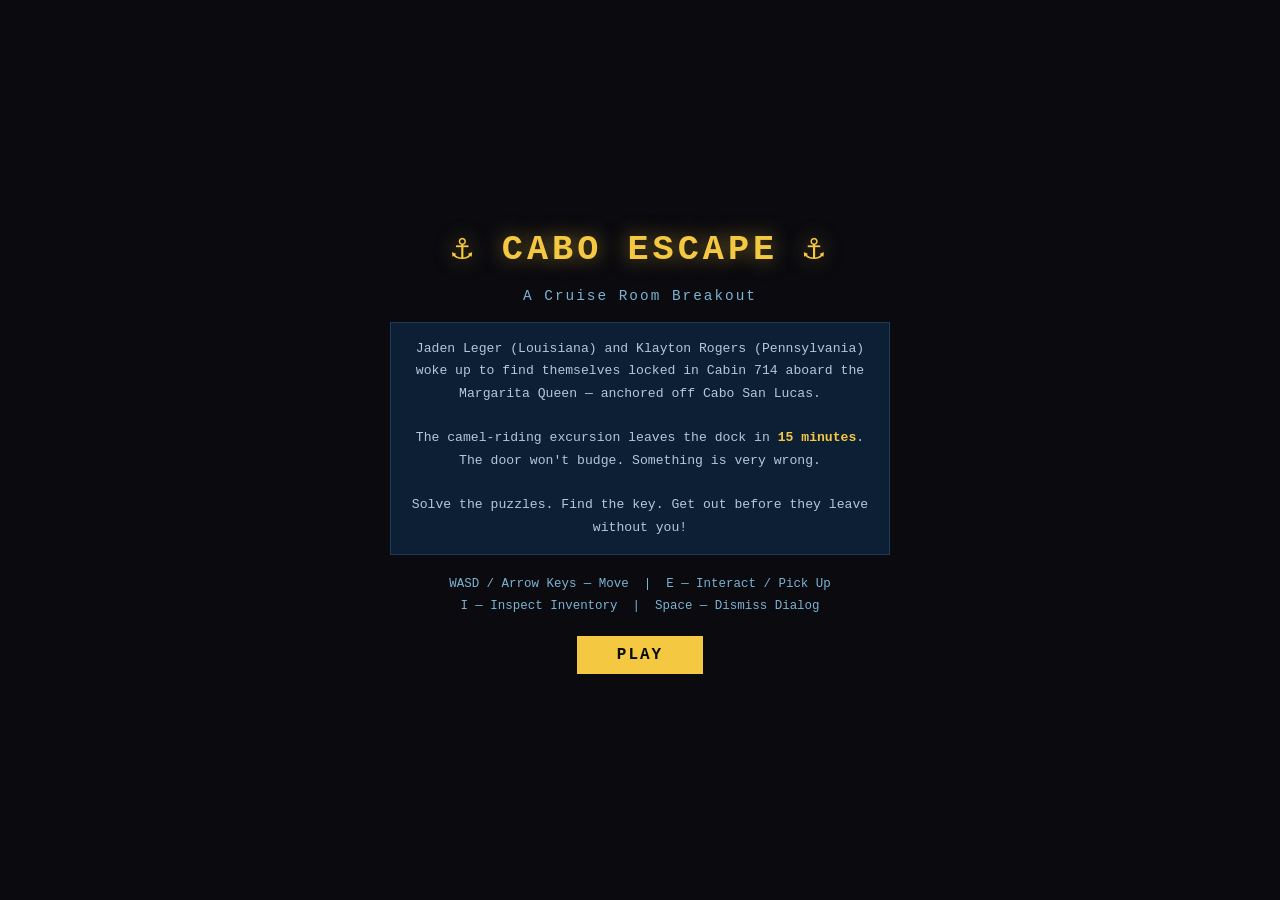
<file: cabo-adventure/index.html>
<!DOCTYPE html>
<html lang="en">
<head>
  <meta charset="UTF-8" />
  <title>Cabo Escape — Cruise Room Breakout</title>
  <style>
    * { box-sizing: border-box; margin: 0; padding: 0; }
    body {
      background: #0a0a0f;
      display: flex;
      flex-direction: column;
      align-items: center;
      justify-content: center;
      height: 100vh;
      overflow: hidden;
      font-family: 'Courier New', monospace;
      color: #e8dfc8;
    }
    #title-screen {
      position: absolute;
      inset: 0;
      background: #0a0a0f;
      display: flex;
      flex-direction: column;
      align-items: center;
      justify-content: center;
      z-index: 100;
      gap: 18px;
    }
    #title-screen h1 {
      font-size: 2.2rem;
      color: #f5c842;
      text-shadow: 0 0 20px #f5c84288;
      letter-spacing: 4px;
      text-align: center;
    }
    #title-screen .sub {
      color: #7ab3d4;
      font-size: 0.9rem;
      letter-spacing: 2px;
    }
    #title-screen .story {
      max-width: 500px;
      text-align: center;
      font-size: 0.82rem;
      color: #b0c8e0;
      line-height: 1.7;
      border: 1px solid #1e3a5a;
      padding: 15px 20px;
      background: #0d1f35;
    }
    #title-screen .controls-hint {
      font-size: 0.78rem;
      color: #7ab3d4;
      text-align: center;
      line-height: 1.8;
    }
    #title-screen button {
      background: #f5c842;
      color: #0a0a0f;
      border: none;
      padding: 10px 40px;
      font-family: inherit;
      font-size: 1rem;
      font-weight: bold;
      letter-spacing: 2px;
      cursor: pointer;
      text-transform: uppercase;
    }
    #title-screen button:hover { background: #fff07a; }

    #game-wrapper {
      position: relative;
      display: none;
      flex-direction: column;
      align-items: center;
      gap: 8px;
    }
    canvas {
      image-rendering: pixelated;
      border: 2px solid #1e3a5a;
      display: block;
    }
    #hud {
      width: 100%;
      display: flex;
      justify-content: space-between;
      align-items: center;
      padding: 4px 8px;
      background: #0d1f35;
      border: 1px solid #1e3a5a;
      font-size: 0.75rem;
    }
    #hud .timer { color: #e07070; font-weight: bold; font-size: 0.9rem; }
    #hud .timer.urgent { animation: blink 0.5s infinite; color: #ff4444; }
    @keyframes blink { 0%,100%{opacity:1} 50%{opacity:0.3} }
    #hud .controls { color: #4a7a9b; font-size: 0.65rem; }
    #dialog-box {
      width: 100%;
      background: #0d1f35;
      border: 2px solid #f5c842;
      padding: 10px 14px;
      font-size: 0.78rem;
      line-height: 1.6;
      color: #e8dfc8;
      min-height: 52px;
      display: none;
      position: relative;
    }
    #dialog-box .speaker { color: #f5c842; font-weight: bold; margin-bottom: 2px; }
    #dialog-box .dismiss { position: absolute; right: 10px; bottom: 6px; color: #4a7a9b; font-size: 0.65rem; }
    #inventory-bar {
      width: 100%;
      display: flex;
      gap: 6px;
      padding: 4px 8px;
      background: #0a1628;
      border: 1px solid #1e3a5a;
      flex-wrap: wrap;
      min-height: 32px;
      font-size: 0.7rem;
      align-items: center;
    }
    #inventory-bar .inv-label { color: #4a7a9b; margin-right: 4px; }
    .inv-item {
      background: #1e3a5a;
      color: #f5c842;
      padding: 2px 8px;
      border: 1px solid #2a5a8a;
      cursor: default;
    }
    #win-screen, #lose-screen {
      position: absolute;
      inset: 0;
      display: none;
      flex-direction: column;
      align-items: center;
      justify-content: center;
      z-index: 200;
      gap: 14px;
      background: rgba(0,0,0,0.88);
    }
    #win-screen h2 { color: #f5c842; font-size: 2rem; text-shadow: 0 0 20px #f5c842; }
    #lose-screen h2 { color: #e07070; font-size: 2rem; }
    #win-screen p, #lose-screen p { color: #b0c8e0; font-size: 0.85rem; text-align: center; max-width: 400px; line-height: 1.7; }
    .end-btn {
      background: #f5c842; color: #0a0a0f; border: none;
      padding: 8px 30px; font-family: inherit; font-size: 0.9rem;
      font-weight: bold; cursor: pointer; letter-spacing: 2px; text-transform: uppercase;
    }
    .end-btn:hover { background: #fff07a; }
  </style>
</head>
<body>

<!-- TITLE SCREEN -->
<div id="title-screen">
  <h1>⚓ CABO ESCAPE ⚓</h1>
  <div class="sub">A Cruise Room Breakout</div>
  <div class="story">
    Jaden Leger (Louisiana) and Klayton Rogers (Pennsylvania) woke up to find themselves locked in Cabin 714 aboard the Margarita Queen — anchored off Cabo San Lucas.<br><br>
    The camel-riding excursion leaves the dock in <strong style="color:#f5c842">15 minutes</strong>. The door won't budge. Something is very wrong.<br><br>
    Solve the puzzles. Find the key. Get out before they leave without you!
  </div>
  <div class="controls-hint">
    WASD / Arrow Keys — Move &nbsp;|&nbsp; E — Interact / Pick Up<br>
    I — Inspect Inventory &nbsp;|&nbsp; Space — Dismiss Dialog
  </div>
  <button id="start-btn">PLAY</button>
</div>

<!-- GAME -->
<div id="game-wrapper">
  <div id="hud">
    <span>⛵ Cabin 714 — Margarita Queen</span>
    <span class="timer" id="timer">⏱ 15:00</span>
    <span class="controls">WASD=Move &nbsp; E=Interact &nbsp; Space=Dismiss</span>
  </div>
  <canvas id="canvas" width="640" height="400"></canvas>
  <div id="dialog-box">
    <div class="speaker" id="dialog-speaker"></div>
    <div id="dialog-text"></div>
    <div class="dismiss">[SPACE to dismiss]</div>
  </div>
  <div id="inventory-bar">
    <span class="inv-label">INVENTORY:</span>
    <span id="inv-items" style="color:#4a7a9b;font-style:italic">empty</span>
  </div>

  <!-- WIN/LOSE overlays inside game-wrapper -->
  <div id="win-screen" style="position:fixed">
    <h2>🐪 YOU ESCAPED! 🐪</h2>
    <p>Jaden and Klayton burst out of Cabin 714 and sprinted down the gangway — they made the camel ride with 30 seconds to spare!<br><br><em>"Only in Cabo."</em> — Jaden Leger, Louisiana</p>
    <button class="end-btn" onclick="location.reload()">Play Again</button>
  </div>
  <div id="lose-screen" style="position:fixed">
    <h2>🚢 MISSED THE EXCURSION</h2>
    <p>The camels left without Jaden and Klayton. They spent the afternoon watching the shore from the porthole, eating warm chips from the minibar.<br><br>Some Cabo adventure.</p>
    <button class="end-btn" onclick="location.reload()">Try Again</button>
  </div>
</div>

<script>
// ─── CONSTANTS ────────────────────────────────────────────────────────────────
const TILE = 32;
const COLS = 20;
const ROWS = 12; // slightly taller room + corridor at top
const W = COLS * TILE; // 640
const H = ROWS * TILE; // 384 — canvas height adjusted below

// ─── CANVAS SETUP ─────────────────────────────────────────────────────────────
const canvas = document.getElementById('canvas');
canvas.width = W;
canvas.height = H;
const ctx = canvas.getContext('2d');
ctx.imageSmoothingEnabled = false;

// ─── COLORS ───────────────────────────────────────────────────────────────────
const C = {
  floor:    '#2a1f14',
  floorAlt: '#231a10',
  wall:     '#1a2a3a',
  wallTop:  '#2a4a6a',
  carpet:   '#3a1a2a',
  carpetDk: '#2a1020',
  bed:      '#4a6a9a',
  bedSheet: '#c8d8f0',
  desk:     '#5a3a20',
  window:   '#7ab3d4',
  windowFr: '#1e3a5a',
  door:     '#4a3020',
  doorFr:   '#6a5030',
  doorLk:   '#8a2020',
  safe:     '#3a3a3a',
  safeDoor: '#4a4a4a',
  painting: '#5a3a1a',
  plant:    '#2a5a2a',
  plantPot: '#6a4a2a',
  rug:      '#6a2a2a',
  dresser:  '#5a4a30',
  lamp:     '#d4a843',
  lampBase: '#8a6a30',
  porthole: '#7ab3d4',
  porthFr:  '#3a5a7a',
  nightst:  '#5a3a20',
  book:     '#8a3a3a',
  key:      '#d4a843',
  note:     '#e8dfc8',
  jaden:    '#e8a870',
  klayton:  '#d4c8b0',
  jadenHat: '#c84a4a',
  klayShirt:'#4a8a4a',
  npc1:     '#b07840',
  outline:  '#000',
  interact: '#f5c842',
  shadow:   'rgba(0,0,0,0.4)',
};

// ─── MAP DEFINITION ───────────────────────────────────────────────────────────
// Room layout (20x12 tiles)
// Wall = W, Floor = ., Carpet = c
// Objects placed separately via object list

// Row 0-1: top wall + corridor hint
// Row 2-9: main cabin floor
// Row 10-11: bottom wall

const MAP_TILES = [
//  0    1    2    3    4    5    6    7    8    9   10   11   12   13   14   15   16   17   18   19
  ['W', 'W', 'W', 'W', 'W', 'W', 'W', 'W', 'W', 'W', 'W', 'W', 'W', 'W', 'W', 'W', 'W', 'W', 'W', 'W'],
  ['W', 'W', 'W', 'W', 'W', 'W', 'W', 'W', 'W', 'W', 'W', 'W', 'W', 'W', 'W', 'W', 'W', 'W', 'W', 'W'],
  ['W', '.', '.', '.', '.', '.', '.', '.', '.', '.', '.', '.', '.', '.', '.', '.', '.', '.', '.', 'W'],
  ['W', '.', '.', '.', '.', '.', '.', '.', '.', '.', '.', '.', '.', '.', '.', '.', '.', '.', '.', 'W'],
  ['W', '.', '.', '.', '.', '.', '.', '.', '.', '.', '.', '.', '.', '.', '.', '.', '.', '.', '.', 'W'],
  ['W', '.', '.', '.', '.', '.', '.', '.', '.', '.', '.', '.', '.', '.', '.', '.', '.', '.', '.', 'W'],
  ['W', '.', '.', '.', '.', '.', '.', '.', '.', '.', '.', '.', '.', '.', '.', '.', '.', '.', '.', 'W'],
  ['W', '.', '.', '.', '.', '.', '.', '.', '.', '.', '.', '.', '.', '.', '.', '.', '.', '.', '.', 'W'],
  ['W', '.', '.', '.', '.', '.', '.', '.', '.', '.', '.', '.', '.', '.', '.', '.', '.', '.', '.', 'W'],
  ['W', '.', '.', '.', '.', '.', '.', '.', '.', '.', '.', '.', '.', '.', '.', '.', '.', '.', '.', 'W'],
  ['W', 'W', 'W', 'W', 'W', 'W', 'W', 'W', 'W', 'W', 'W', 'W', 'W', 'W', 'W', 'W', 'W', 'W', 'W', 'W'],
  ['W', 'W', 'W', 'W', 'W', 'W', 'W', 'W', 'W', 'W', 'W', 'W', 'W', 'W', 'W', 'W', 'W', 'W', 'W', 'W'],
];

// Objects: {id, x, y, w, h, solid, type, label, state, ...}
// x,y in tile coords
const OBJECTS_INIT = [
  // === EXIT DOOR (top-center, locked) ===
  { id:'door', x:9, y:0, w:2, h:2, solid:true, type:'door', label:'Exit Door',
    state:'locked', interactRange:2 },

  // === BED (Jaden's, left side) ===
  { id:'bed_j', x:1, y:2, w:3, h:3, solid:true, type:'deco', label:"Jaden's Bed",
    msg:"Jaden's bed. Louisiana State pennant on the pillow. Under the pillow there's a folded note!",
    hasItem:'note_pillow', itemCollected:false },

  // === BED (Klayton's, right side) ===
  { id:'bed_k', x:16, y:2, w:3, h:3, solid:true, type:'deco', label:"Klayton's Bed",
    msg:"Klayton's bed. A Philly Eagles pillowcase. Something is taped under the mattress...",
    hasItem:'key_fragment', itemCollected:false },

  // === DESK (bottom-left) ===
  { id:'desk', x:1, y:7, w:3, h:2, solid:true, type:'deco', label:'Desk',
    msg:"A wooden desk with cruise brochures scattered about. A locked drawer catches your eye.",
    hasItem:null },

  // === DESK DRAWER (locked, needs code) ===
  { id:'drawer', x:1, y:9, w:2, h:1, solid:false, type:'puzzle', label:'Locked Drawer',
    state:'locked', code:'7-1-4', hint:'The drawer has a 3-digit combination lock. (Cabin number?)',
    hasItem:'screwdriver', itemCollected:false },

  // === SAFE (right wall) ===
  { id:'safe', x:17, y:5, w:2, h:2, solid:true, type:'puzzle', label:'Wall Safe',
    state:'locked', code:'cabo', hint:'A 4-letter combination. Think of where you are...',
    hasItem:'master_key', itemCollected:false },

  // === PAINTING (center-top wall) ===
  { id:'painting', x:7, y:2, w:2, h:2, solid:false, type:'clue', label:'Seascape Painting',
    msg:'A painting of Cabo San Lucas. On the back of the frame, someone scratched: "C-A-B-O"',
    examined:false },

  // === PORTHOLE (right wall) ===
  { id:'porthole', x:18, y:3, w:1, h:2, solid:false, type:'deco', label:'Porthole',
    msg:'Through the porthole you can see the golden beaches of Cabo. A camel caravan is forming at the dock. HURRY!' },

  // === NIGHTSTAND (left of jaden bed) ===
  { id:'nightstand', x:4, y:2, w:1, h:1, solid:true, type:'deco', label:'Nightstand',
    msg:"A nightstand with a lamp and a cruise schedule. The excursion boards at 9:15 AM. It's 9:00 AM now!",
    hasItem:null },

  // === BOOKSHELF (back wall center — pushable!) ===
  { id:'bookshelf', x:9, y:2, w:3, h:2, solid:true, type:'bookshelf', label:'Bookshelf',
    state:'normal', examined:false, interactRange:3 },

  // === SECRET PASSAGE (hidden behind bookshelf, revealed after push) ===
  { id:'secret_passage', x:9, y:0, w:3, h:3, solid:true, type:'secret_passage',
    label:'Secret Passage', state:'hidden', interactRange:3 },

  // === PLANT (corner) ===
  { id:'plant', x:18, y:9, w:1, h:1, solid:true, type:'deco', label:'Tropical Plant',
    msg:'A fake tropical plant. Very Cabo-appropriate. Wait — there\'s a folded note tucked in the soil!',
    hasItem:'plant_note', itemCollected:false },

  // === MINI FRIDGE (bottom right) ===
  { id:'fridge', x:16, y:8, w:2, h:2, solid:true, type:'deco', label:'Mini-Fridge',
    msg:'Packed with overpriced sodas and snacks. Behind the fridge there\'s a screwdriver!',
    hasItem:'screwdriver_behind', itemCollected:false },

  // === VENT (needs screwdriver) ===
  { id:'vent', x:1, y:5, w:1, h:1, solid:false, type:'puzzle', label:'Air Vent',
    state:'closed', hasItem:'vent_note', itemCollected:false,
    msg:'A wall vent with 4 screws. You need a screwdriver.' },

  // === KLAYTON NPC ===
  { id:'klayton', x:12, y:6, w:1, h:1, solid:false, type:'npc', label:'Klayton',
    dialogs:[
      "Klayton: \"Yo Jaden, I tried the door — it's deadbolted from outside. Someone locked us in!\"",
      "Klayton: \"The safe on the wall... I saw the maid punch in a word when she dropped off towels. It was the city name. CABO.\"",
      "Klayton: \"Bro if we miss these camels I'm gonna be so upset. I've been talking about this for months.\"",
      "Klayton: \"Check under my mattress — I hid the key fragment there before we went to dinner last night.\"",
      "Klayton: \"Hey... that bookshelf by the back wall looks weird. Like it's not actually attached. Maybe we can PUSH it?\"",
    ],
    dialogIndex:0 },
];

// ─── INVENTORY ITEMS REGISTRY ─────────────────────────────────────────────────
const ITEM_NAMES = {
  'note_pillow':      '📝 Pillow Note',
  'key_fragment':     '🔑 Key Fragment',
  'plant_note':       '📝 Plant Note',
  'screwdriver':      '🔧 Screwdriver',
  'screwdriver_behind':'🔧 Screwdriver',
  'master_key':       '🗝 Master Key',
  'vent_note':        '📝 Vent Note',
};

const ITEM_MSGS = {
  'note_pillow':       "Jaden picked up a note from his pillow. It reads: \"The drawer uses the cabin number. We're in 714.\"",
  'key_fragment':      "Got the KEY FRAGMENT from Klayton's bed! One half of the master key — need to find the other half.",
  'plant_note':        "Plant note reads: \"Safe word = where we're anchored. One word, four letters.\"",
  'screwdriver':       "Got a SCREWDRIVER! Now you can open the air vent!",
  'screwdriver_behind':"Got a SCREWDRIVER from behind the fridge! Now you can open the air vent!",
  'master_key':        "Got the MASTER KEY from the safe! Combine it with the Key Fragment to escape!",
  'vent_note':         "Vent note: \"The key fragment goes with the master key — together they open the deadbolt!\"",
};

// Floor items that appear as visible pickups (spawned when unlocked)
// { id, x, y, collected }
let floorItems = [];

// ─── GAME STATE ───────────────────────────────────────────────────────────────
let gs = {
  player: { x: 10 * TILE, y: 7 * TILE, dir: 'down', moving: false },
  objects: JSON.parse(JSON.stringify(OBJECTS_INIT)),
  inventory: [],
  dialog: null,
  dialogQueue: [],
  puzzleMode: false,
  puzzleInput: '',
  timeLeft: 15 * 60,
  gameOver: false,
  won: false,
  keys: {},
  interactCooldown: 0,
  stepFrame: 0,
};

// ─── TIMER ────────────────────────────────────────────────────────────────────
let lastTime = 0;
function updateTimer(dt) {
  if (gs.gameOver) return;
  gs.timeLeft -= dt;
  if (gs.timeLeft <= 0) {
    gs.timeLeft = 0;
    gs.gameOver = true;
    gs.won = false;
    setTimeout(() => {
      document.getElementById('lose-screen').style.display = 'flex';
    }, 500);
  }
  const m = Math.floor(gs.timeLeft / 60);
  const s = Math.floor(gs.timeLeft % 60);
  const el = document.getElementById('timer');
  el.textContent = `⏱ ${String(m).padStart(2,'0')}:${String(s).padStart(2,'0')}`;
  el.className = gs.timeLeft < 60 ? 'timer urgent' : 'timer';
}

// ─── DIALOG ───────────────────────────────────────────────────────────────────
function showDialog(speaker, text) {
  gs.dialog = { speaker, text };
  const box = document.getElementById('dialog-box');
  box.style.display = 'block';
  document.getElementById('dialog-speaker').textContent = speaker;
  document.getElementById('dialog-text').textContent = text;
  document.querySelector('#dialog-box .dismiss').textContent = '[SPACE or E to dismiss]';
}

function dismissDialog() {
  if (gs.puzzleMode) return;
  gs.dialog = null;
  if (gs.dialogQueue.length > 0) {
    const next = gs.dialogQueue.shift();
    showDialog(next.speaker, next.text);
  } else {
    document.getElementById('dialog-box').style.display = 'none';
  }
}

function queueDialog(speaker, text) {
  if (!gs.dialog) {
    showDialog(speaker, text);
  } else {
    gs.dialogQueue.push({ speaker, text });
  }
}

// ─── INVENTORY ────────────────────────────────────────────────────────────────
function normalizeId(id) {
  return id === 'screwdriver_behind' ? 'screwdriver' : id;
}

function addItem(itemId) {
  const nid = normalizeId(itemId);
  if (!gs.inventory.includes(nid)) {
    gs.inventory.push(nid);
    updateInventoryUI();
    const msg = ITEM_MSGS[itemId] || ITEM_MSGS[nid] || `Picked up: ${ITEM_NAMES[nid] || nid}`;
    queueDialog('✅ ITEM FOUND', msg);
  }
}

function hasItem(id) {
  return gs.inventory.includes(normalizeId(id));
}

function updateInventoryUI() {
  const el = document.getElementById('inv-items');
  if (gs.inventory.length === 0) {
    el.innerHTML = '<span style="color:#4a7a9b;font-style:italic">empty</span>';
    return;
  }
  el.innerHTML = gs.inventory.map(id =>
    `<span class="inv-item">${ITEM_NAMES[id] || id}</span>`
  ).join('');
}

// ─── FLOOR ITEMS ─────────────────────────────────────────────────────────────
// Spawn a visible pickup on the floor. Player walks near + presses E to collect.
function spawnFloorItem(id, tx, ty) {
  const nid = normalizeId(id);
  if (!gs.inventory.includes(nid) && !floorItems.find(f => normalizeId(f.id) === nid)) {
    floorItems.push({ id, x: tx * TILE + TILE/2, y: ty * TILE + TILE/2, collected: false });
  }
}

function checkFloorItemPickup() {
  const px = gs.player.x + TILE/2;
  const py = gs.player.y + TILE/2;
  for (const fi of floorItems) {
    if (fi.collected) continue;
    const dx = px - fi.x;
    const dy = py - fi.y;
    if (Math.sqrt(dx*dx + dy*dy) < TILE * 1.2) {
      // Auto-collect on proximity
      fi.collected = true;
      addItem(fi.id);
    }
  }
}

function drawFloorItems() {
  const t = Date.now();
  for (const fi of floorItems) {
    if (fi.collected) continue;
    const bounce = Math.sin(t / 350) * 4;
    const glow   = 0.5 + Math.sin(t / 250) * 0.3;
    const nid = normalizeId(fi.id);

    // Outer glow ring
    ctx.save();
    ctx.globalAlpha = glow * 0.5;
    ctx.fillStyle = '#f5c842';
    ctx.beginPath();
    ctx.arc(fi.x, fi.y + bounce, 14, 0, Math.PI * 2);
    ctx.fill();
    ctx.restore();

    // Inner bright circle
    ctx.save();
    ctx.globalAlpha = 0.9;
    ctx.fillStyle = '#1a1000';
    ctx.beginPath();
    ctx.arc(fi.x, fi.y + bounce, 10, 0, Math.PI * 2);
    ctx.fill();
    ctx.restore();

    // Icon
    ctx.save();
    ctx.globalAlpha = 1;
    ctx.font = 'bold 13px monospace';
    ctx.textAlign = 'center';
    ctx.textBaseline = 'middle';
    const icon = (nid === 'key_fragment' || nid === 'master_key') ? '🔑'
               : (nid === 'screwdriver') ? '🔧'
               : '📝';
    ctx.fillText(icon, fi.x, fi.y + bounce);
    ctx.restore();

    // Label above
    ctx.save();
    ctx.globalAlpha = glow;
    ctx.fillStyle = '#f5c842';
    ctx.font = 'bold 7px monospace';
    ctx.textAlign = 'center';
    ctx.textBaseline = 'alphabetic';
    ctx.fillText(ITEM_NAMES[nid] || nid, fi.x, fi.y + bounce - 14);
    ctx.restore();
  }
}

// ─── COLLISION ────────────────────────────────────────────────────────────────
function isSolid(tx, ty) {
  if (tx < 0 || tx >= COLS || ty < 0 || ty >= ROWS) return true;
  const t = MAP_TILES[ty][tx];
  if (t === 'W') return true;
  // check objects
  for (const obj of gs.objects) {
    if (!obj.solid) continue;
    if (tx >= obj.x && tx < obj.x + obj.w && ty >= obj.y && ty < obj.y + obj.h) return true;
  }
  return false;
}

function playerTileX() { return Math.floor((gs.player.x + TILE/2) / TILE); }
function playerTileY() { return Math.floor((gs.player.y + TILE/2) / TILE); }

function canMoveTo(nx, ny) {
  // Check all 4 corners of the player sprite (slightly inset)
  const inset = 4;
  const corners = [
    [nx + inset, ny + inset],
    [nx + TILE - inset - 1, ny + inset],
    [nx + inset, ny + TILE - inset - 1],
    [nx + TILE - inset - 1, ny + TILE - inset - 1],
  ];
  for (const [cx, cy] of corners) {
    const tx = Math.floor(cx / TILE);
    const ty = Math.floor(cy / TILE);
    if (isSolid(tx, ty)) return false;
  }
  return true;
}

// ─── INTERACT ────────────────────────────────────────────────────────────────
function interact() {
  if (gs.puzzleMode) return;
  if (gs.dialog) { dismissDialog(); return; }

  const px = playerTileX();
  const py = playerTileY();

  // Pick up floor items first (highest priority)
  for (const fi of floorItems) {
    if (fi.collected) continue;
    const fix = Math.floor(fi.x / TILE);
    const fiy = Math.floor(fi.y / TILE);
    if (Math.abs(px - fix) <= 2 && Math.abs(py - fiy) <= 2) {
      fi.collected = true;
      addItem(fi.id);
      return;
    }
  }

  // Find closest interactable object (range 3 tiles manhattan)
  let closest = null;
  let closestDist = 999;
  for (const obj of gs.objects) {
    const ox = obj.x + obj.w / 2;
    const oy = obj.y + obj.h / 2;
    const dist = Math.abs(px - ox) + Math.abs(py - oy);
    const range = obj.interactRange || 3;
    if (dist <= range && dist < closestDist) {
      closestDist = dist;
      closest = obj;
    }
  }

  if (!closest) {
    showDialog('JADEN', "Nothing to interact with nearby. Walk closer to an object and press E.");
    return;
  }

  handleObjectInteract(closest);
}

function handleObjectInteract(obj) {
  switch (obj.type) {

    case 'door':
      if (obj.state !== 'locked') break;
      if (hasItem('master_key') && hasItem('key_fragment')) {
        obj.state = 'open';
        gs.dialogQueue = [];
        showDialog('🎉 ESCAPE!', 'Jaden slots the key fragment into the master key — CLICK — the deadbolt slides back! The door bursts open! FREEDOM!');
        gs.gameOver = true;
        gs.won = true;
        setTimeout(() => {
          document.getElementById('win-screen').style.display = 'flex';
        }, 2500);
      } else {
        const missing = [];
        if (!hasItem('key_fragment')) missing.push('Key Fragment');
        if (!hasItem('master_key'))  missing.push('Master Key');
        showDialog('🔒 LOCKED DOOR', `Still locked! You need: ${missing.join(' + ')}. Keep looking!`);
      }
      break;

    case 'npc': {
      const d = obj.dialogs[obj.dialogIndex % obj.dialogs.length];
      const colon = d.indexOf(':');
      const speaker = d.slice(0, colon).trim();
      const text = d.slice(colon + 1).trim().replace(/^"|"$/g, '');
      showDialog(speaker, text);
      obj.dialogIndex++;
      break;
    }

    case 'deco':
      if (obj.hasItem && !obj.itemCollected) {
        obj.itemCollected = true;
        // Spawn as visible floor item just in front of the object
        const spawnX = Math.min(obj.x + Math.floor(obj.w / 2), COLS - 2);
        const spawnY = Math.min(obj.y + obj.h, ROWS - 2);
        spawnFloorItem(obj.hasItem, spawnX, spawnY);
        showDialog(obj.label.toUpperCase(), obj.msg + '\n\n[Walk over the glowing item to pick it up!]');
      } else {
        showDialog(obj.label.toUpperCase(), obj.msg || 'Nothing unusual.');
      }
      break;

    case 'clue':
      obj.examined = true;
      showDialog(obj.label.toUpperCase(), obj.msg);
      break;

    case 'bookshelf':
      handleBookshelf(obj);
      break;

    case 'secret_passage':
      if (obj.state === 'open') {
        gs.dialogQueue = [];
        showDialog('🕳 SECRET PASSAGE', 'Jaden dives headfirst into the crawlspace — Klayton right behind him. They pop out on the other side of the cabin wall and sprint for the gangway!');
        gs.gameOver = true;
        gs.won = true;
        setTimeout(() => {
          document.getElementById('win-screen').style.display = 'flex';
        }, 2500);
      }
      break;

    case 'puzzle':
      handlePuzzle(obj);
      break;
  }
}

function handleBookshelf(obj) {
  if (obj.state === 'pushed') {
    showDialog('BOOKSHELF', 'The bookshelf is already pushed aside. The secret passage is open behind it!');
    return;
  }
  if (!obj.examined) {
    obj.examined = true;
    showDialog('📚 BOOKSHELF', 'A shelf crammed with travel books — "Louisiana Gumbo & Pennsylvania Pretzels", a Cabo guide, a sticky note: "Cabin # = drawer code". But wait... this shelf feels oddly loose from the wall. Like it could be PUSHED aside. Interact again to push it!');
    return;
  }
  // Push it!
  obj.state = 'pushed';
  obj.solid = false;
  obj.x = 13; // slide right

  // Open the secret passage object
  const passage = gs.objects.find(o => o.id === 'secret_passage');
  if (passage) {
    passage.state = 'open';
    passage.solid = false;
  }

  // Open the wall tiles so player can walk through
  MAP_TILES[0][9]  = '.';
  MAP_TILES[0][10] = '.';
  MAP_TILES[0][11] = '.';
  MAP_TILES[1][9]  = '.';
  MAP_TILES[1][10] = '.';
  MAP_TILES[1][11] = '.';

  showDialog('💥 BOOKSHELF PUSHED!', 'Jaden and Klayton heave the bookshelf sideways — it scrapes across the floor revealing a dark CRAWLSPACE cut into the wall! Fresh sea air rushes in. This is the way out! Walk into the passage to escape!');
}

function handlePuzzle(obj) {
  // Already open — try to hand out item if still available
  if (obj.state === 'open') {
    if (obj.hasItem && !obj.itemCollected) {
      obj.itemCollected = true;
      spawnFloorItem(obj.hasItem, obj.x + Math.floor(obj.w/2), obj.y + obj.h);
      showDialog(obj.label.toUpperCase(), 'The item fell out! Walk over it to pick it up.');
    } else {
      showDialog(obj.label.toUpperCase(), 'Already open — nothing left inside.');
    }
    return;
  }

  if (obj.id === 'drawer') {
    startPuzzle(obj, 'number', 'LOCKED DRAWER — Enter the 3-digit cabin number:');
  } else if (obj.id === 'safe') {
    startPuzzle(obj, 'word', 'WALL SAFE — Enter the 4-letter city name (where are you anchored?):');
  } else if (obj.id === 'vent') {
    if (!hasItem('screwdriver')) {
      showDialog('AIR VENT', 'The vent has 4 screws. You need a screwdriver to open it.');
      return;
    }
    obj.state = 'open';
    obj.itemCollected = true;
    spawnFloorItem('vent_note', obj.x + 1, obj.y + 1);
    showDialog('AIR VENT', 'You unscrew the vent cover with the screwdriver. A note falls out — walk over it to grab it!');
  }
}

// ─── PUZZLE ───────────────────────────────────────────────────────────────────
let puzzleObj  = null;
let puzzleType = '';

function startPuzzle(obj, type, promptText) {
  puzzleObj  = obj;
  puzzleType = type;
  gs.puzzleMode  = true;
  gs.puzzleInput = '';
  gs.dialog = { speaker: '🔢 ENTER CODE', text: '' }; // mark dialog as active so movement stops

  const box = document.getElementById('dialog-box');
  box.style.display = 'block';
  document.getElementById('dialog-speaker').textContent = '🔢 ENTER CODE';
  document.getElementById('dialog-text').textContent = promptText + '\n\nType then press ENTER  |  Input: _';
  document.querySelector('#dialog-box .dismiss').textContent = '[ENTER = submit   ESC = cancel]';
}

function updatePuzzleDisplay() {
  document.getElementById('dialog-text').textContent =
    (puzzleType === 'number'
      ? 'LOCKED DRAWER — Enter the 3-digit cabin number:\n\nType then press ENTER  |  Input: '
      : 'WALL SAFE — Enter the 4-letter city name:\n\nType then press ENTER  |  Input: ')
    + (gs.puzzleInput || '_');
}

function puzzleKeyPress(key) {
  if (!gs.puzzleMode) return;

  if (key === 'Escape') {
    gs.puzzleMode = false;
    gs.dialog = null;
    puzzleObj = null;
    document.getElementById('dialog-box').style.display = 'none';
    return;
  }

  if (key === 'Enter') {
    submitPuzzle();
    return;
  }

  if (key === 'Backspace') {
    gs.puzzleInput = gs.puzzleInput.slice(0, -1);
  } else if (key.length === 1) {
    if (puzzleType === 'number' && /\d/.test(key) && gs.puzzleInput.length < 3) {
      gs.puzzleInput += key;
    } else if (puzzleType === 'word' && /[a-zA-Z]/.test(key) && gs.puzzleInput.length < 6) {
      gs.puzzleInput += key.toLowerCase();
    }
  }

  updatePuzzleDisplay();
}

function submitPuzzle() {
  const input        = gs.puzzleInput.trim();
  const expectedRaw  = puzzleObj.code;
  const inputNorm    = input.replace(/-/g, '');
  const expectedNorm = expectedRaw.replace(/-/g, '');

  if (inputNorm === expectedNorm) {
    // ── SUCCESS ──
    // Capture everything BEFORE nullifying puzzleObj
    const solvedObj  = puzzleObj;
    const pendingItem = solvedObj.hasItem && !solvedObj.itemCollected ? solvedObj.hasItem : null;
    const label      = solvedObj.label;

    solvedObj.state = 'open';
    if (pendingItem) solvedObj.itemCollected = true;

    // Clear puzzle mode and dialog together
    gs.puzzleMode = false;
    gs.dialog     = null;
    gs.dialogQueue = [];
    puzzleObj     = null;

    // Restore dismiss text
    document.querySelector('#dialog-box .dismiss').textContent = '[SPACE or E to dismiss]';

    // Show success message then spawn item
    showDialog('✅ UNLOCKED!', `The ${label} clicks open!`);

    if (pendingItem) {
      const spawnX = Math.min(solvedObj.x + Math.floor(solvedObj.w / 2), COLS - 2);
      const spawnY = Math.min(solvedObj.y + solvedObj.h, ROWS - 2);
      spawnFloorItem(pendingItem, spawnX, spawnY);
      gs.dialogQueue.push({
        speaker: '⬇ ITEM DROPPED',
        text: `${ITEM_NAMES[normalizeId(pendingItem)] || pendingItem} appeared on the floor! Walk over it to pick it up!`
      });
    }
  } else {
    // ── WRONG ──
    gs.puzzleInput = '';
    document.getElementById('dialog-text').textContent =
      `❌ Wrong! Try again.\n\nType then press ENTER  |  Input: _`;
  }
}

// ─── INPUT ────────────────────────────────────────────────────────────────────
const SPEED = 2;

document.addEventListener('keydown', (e) => {
  if (gs.puzzleMode) {
    e.preventDefault();
    puzzleKeyPress(e.key);
    return;
  }

  gs.keys[e.key] = true;

  if (e.key === 'e' || e.key === 'E') {
    if (gs.interactCooldown <= 0) {
      interact();
      gs.interactCooldown = 20;
    }
  }
  if (e.key === ' ') {
    e.preventDefault();
    dismissDialog();
  }
  if (e.key === 'i' || e.key === 'I') {
    if (gs.inventory.length === 0) {
      showDialog('INVENTORY', 'Your pockets are empty. Find some items!');
    } else {
      const items = gs.inventory.map(id => ITEM_NAMES[id] || id).join(', ');
      showDialog('INVENTORY', `You're carrying: ${items}`);
    }
  }

  // Prevent page scroll
  if (['ArrowUp','ArrowDown','ArrowLeft','ArrowRight',' '].includes(e.key)) {
    e.preventDefault();
  }
});

document.addEventListener('keyup', (e) => {
  gs.keys[e.key] = false;
});

// ─── MOVEMENT ─────────────────────────────────────────────────────────────────
function movePlayer() {
  if (gs.gameOver || gs.dialog || gs.puzzleMode) return;

  const left  = gs.keys['a'] || gs.keys['A'] || gs.keys['ArrowLeft'];
  const right = gs.keys['d'] || gs.keys['D'] || gs.keys['ArrowRight'];
  const up    = gs.keys['w'] || gs.keys['W'] || gs.keys['ArrowUp'];
  const down  = gs.keys['s'] || gs.keys['S'] || gs.keys['ArrowDown'];

  let dx = 0, dy = 0;
  if (left)  { dx -= SPEED; gs.player.dir = 'left'; }
  if (right) { dx += SPEED; gs.player.dir = 'right'; }
  if (up)    { dy -= SPEED; gs.player.dir = 'up'; }
  if (down)  { dy += SPEED; gs.player.dir = 'down'; }

  if (dx !== 0 || dy !== 0) gs.stepFrame++;

  const nx = gs.player.x + dx;
  const ny = gs.player.y + dy;

  if (dx !== 0 && canMoveTo(nx, gs.player.y)) gs.player.x = nx;
  if (dy !== 0 && canMoveTo(gs.player.x, ny)) gs.player.y = ny;

  gs.player.x = Math.max(0, Math.min(gs.player.x, (COLS - 1) * TILE));
  gs.player.y = Math.max(0, Math.min(gs.player.y, (ROWS - 1) * TILE));

  if (gs.interactCooldown > 0) gs.interactCooldown--;

  // Auto-collect floor items on contact
  checkFloorItemPickup();

  // Check if player walked into the secret passage
  if (!gs.gameOver) {
    const passage = gs.objects.find(o => o.id === 'secret_passage');
    if (passage && passage.state === 'open') {
      const ptx = playerTileX();
      const pty = playerTileY();
      if (ptx >= 9 && ptx <= 11 && pty <= 1) {
        gs.gameOver = true;
        gs.won = true;
        gs.dialogQueue = [];
        showDialog('🎉 ESCAPED!', 'Jaden and Klayton crawl through the passage and burst out onto the ship deck. The camel caravan is just loading up. THEY MADE IT!');
        setTimeout(() => {
          document.getElementById('win-screen').style.display = 'flex';
        }, 2500);
      }
    }
  }
}

// ─── DRAWING ──────────────────────────────────────────────────────────────────
function drawRect(x, y, w, h, color) {
  ctx.fillStyle = color;
  ctx.fillRect(x, y, w, h);
}

function drawTile(tx, ty, color) {
  drawRect(tx * TILE, ty * TILE, TILE, TILE, color);
}

function drawFloor() {
  for (let row = 0; row < ROWS; row++) {
    for (let col = 0; col < COLS; col++) {
      const t = MAP_TILES[row][col];
      if (t === 'W') {
        drawTile(col, row, C.wall);
        // wall detail
        ctx.fillStyle = C.wallTop;
        ctx.fillRect(col*TILE, row*TILE, TILE, 4);
      } else {
        // checkerboard carpet
        const alt = (row + col) % 2 === 0;
        drawTile(col, row, alt ? C.carpet : C.carpetDk);
      }
    }
  }
  // rug in center
  ctx.fillStyle = C.rug;
  ctx.globalAlpha = 0.35;
  ctx.fillRect(6*TILE, 4*TILE, 8*TILE, 5*TILE);
  ctx.globalAlpha = 1;
}

function drawObjects() {
  for (const obj of gs.objects) {
    const x = obj.x * TILE;
    const y = obj.y * TILE;
    const w = obj.w * TILE;
    const h = obj.h * TILE;

    switch (obj.id) {
      case 'door':
        // Door frame
        ctx.fillStyle = obj.state === 'locked' ? C.doorLk : '#3a8a3a';
        ctx.fillRect(x, y, w, h);
        ctx.fillStyle = C.doorFr;
        ctx.fillRect(x+2, y+2, w-4, h-4);
        // Door knob
        ctx.fillStyle = obj.state === 'locked' ? '#cc4444' : '#44cc44';
        ctx.beginPath();
        ctx.arc(x + w/2, y + h - 8, 4, 0, Math.PI*2);
        ctx.fill();
        // Label
        ctx.fillStyle = '#fff';
        ctx.font = '7px monospace';
        ctx.textAlign = 'center';
        ctx.fillText(obj.state === 'locked' ? '🔒EXIT' : '🚪OPEN', x+w/2, y+h/2+3);
        break;

      case 'bed_j':
      case 'bed_k':
        // Bed frame
        ctx.fillStyle = C.bed;
        ctx.fillRect(x, y, w, h);
        // Sheet
        ctx.fillStyle = C.bedSheet;
        ctx.fillRect(x+2, y+2, w-4, h-10);
        // Pillow
        ctx.fillStyle = obj.id === 'bed_j' ? '#d47070' : '#70a070';
        ctx.fillRect(x+4, y+4, w-8, 8);
        // Item glow pulse
        if (obj.hasItem && !obj.itemCollected) {
          const pulse = 0.5 + Math.sin(Date.now()/300) * 0.4;
          ctx.save();
          ctx.globalAlpha = pulse;
          ctx.fillStyle = '#f5c842';
          ctx.font = 'bold 14px monospace';
          ctx.textAlign = 'center';
          ctx.fillText('❗', x+w/2, y+h/2+6);
          ctx.restore();
          ctx.fillStyle = '#f5c842';
          ctx.font = '7px monospace';
          ctx.textAlign = 'center';
          ctx.fillText('ITEM INSIDE', x+w/2, y+h+10);
        }
        break;

      case 'desk':
        ctx.fillStyle = C.desk;
        ctx.fillRect(x, y, w, h);
        ctx.fillStyle = '#7a5a30';
        ctx.fillRect(x+2, y+2, w-4, 6);
        break;

      case 'drawer':
        ctx.fillStyle = obj.state === 'locked' ? '#4a3020' : '#5a7a4a';
        ctx.fillRect(x, y, w, h);
        ctx.fillStyle = obj.state === 'locked' ? '#cc5555' : '#55cc55';
        ctx.fillRect(x+w/2-4, y+2, 8, 4);
        if (obj.state === 'locked') {
          ctx.fillStyle = '#cc5555';
          ctx.font = '7px monospace';
          ctx.textAlign = 'center';
          ctx.fillText('🔒 CODE:714', x+w/2, y+h+10);
        }
        break;

      case 'safe':
        ctx.fillStyle = C.safe;
        ctx.fillRect(x, y, w, h);
        ctx.fillStyle = obj.state === 'locked' ? '#5a1a1a' : '#1a5a1a';
        ctx.fillRect(x+4, y+4, w-8, h-8);
        ctx.fillStyle = obj.state === 'locked' ? '#cc4444' : '#44cc44';
        ctx.beginPath();
        ctx.arc(x+w-8, y+h/2, 5, 0, Math.PI*2);
        ctx.fill();
        if (obj.state === 'locked') {
          ctx.fillStyle = '#cc5555';
          ctx.font = '7px monospace';
          ctx.textAlign = 'center';
          ctx.fillText('🔒 SAFE', x+w/2, y+h+10);
        }
        break;

      case 'painting':
        ctx.fillStyle = C.painting;
        ctx.fillRect(x, y, w, h);
        ctx.fillStyle = '#7ab3d4';
        ctx.fillRect(x+3, y+3, w-6, h-6);
        ctx.fillStyle = '#d4a843';
        ctx.fillRect(x+4, y+h-8, w-8, 4);
        break;

      case 'porthole':
        ctx.fillStyle = C.porthFr;
        ctx.beginPath();
        ctx.arc(x+w/2, y+h/2, w/2-2, 0, Math.PI*2);
        ctx.fill();
        ctx.fillStyle = C.porthole;
        ctx.beginPath();
        ctx.arc(x+w/2, y+h/2, w/2-5, 0, Math.PI*2);
        ctx.fill();
        // sun glint
        ctx.fillStyle = 'rgba(255,255,180,0.5)';
        ctx.beginPath();
        ctx.arc(x+w/2-5, y+h/2-5, 5, 0, Math.PI*2);
        ctx.fill();
        break;

      case 'nightstand':
        ctx.fillStyle = C.nightst;
        ctx.fillRect(x, y, w, h);
        ctx.fillStyle = C.lamp;
        ctx.fillRect(x+w/2-3, y+2, 6, 10);
        ctx.fillStyle = 'rgba(255,220,100,0.3)';
        ctx.beginPath();
        ctx.arc(x+w/2, y+4, 10, 0, Math.PI*2);
        ctx.fill();
        break;

      case 'bookshelf': {
        // Draw at current (possibly moved) position
        const bx = obj.x * TILE;
        const by = obj.y * TILE;
        const bw = obj.w * TILE;
        const bh = obj.h * TILE;
        ctx.fillStyle = '#3a2a1a';
        ctx.fillRect(bx, by, bw, bh);
        for (let i = 0; i < 6; i++) {
          ctx.fillStyle = ['#8a3a3a','#3a5a8a','#3a8a3a','#8a6a3a','#6a3a8a','#8a8a3a'][i];
          ctx.fillRect(bx+4+i*10, by+4, 8, bh-8);
        }
        if (obj.state === 'normal') {
          // Hint sparkle if examined
          if (obj.examined) {
            const pulse = 0.5 + Math.sin(Date.now()/350)*0.4;
            ctx.save(); ctx.globalAlpha = pulse;
            ctx.fillStyle = '#f5c842';
            ctx.font = 'bold 8px monospace';
            ctx.textAlign = 'center';
            ctx.fillText('← PUSH →', bx+bw/2, by+bh+11);
            ctx.restore();
          }
        } else {
          // Pushed — draw scrape marks on old floor
          ctx.fillStyle = 'rgba(0,0,0,0.3)';
          ctx.fillRect(9*TILE, 2*TILE, 3*TILE, 4);
        }
        break;
      }

      case 'secret_passage': {
        if (obj.state !== 'open') break;
        // Draw dark crawlspace opening in the wall
        const px2 = obj.x * TILE;
        const py2 = obj.y * TILE;
        const pw  = obj.w * TILE;
        const ph  = obj.h * TILE;
        // Dark tunnel
        ctx.fillStyle = '#050810';
        ctx.fillRect(px2, py2, pw, ph);
        // Tunnel border glow
        const glow = 0.4 + Math.sin(Date.now()/400)*0.3;
        ctx.save();
        ctx.globalAlpha = glow;
        ctx.strokeStyle = '#7ab3d4';
        ctx.lineWidth = 2;
        ctx.strokeRect(px2+2, py2+2, pw-4, ph-4);
        ctx.restore();
        // Arrow pointing into tunnel
        ctx.save();
        ctx.globalAlpha = 0.6 + Math.sin(Date.now()/300)*0.3;
        ctx.fillStyle = '#f5c842';
        ctx.font = 'bold 10px monospace';
        ctx.textAlign = 'center';
        ctx.fillText('▲ ESCAPE ▲', px2+pw/2, py2+ph/2+4);
        ctx.restore();
        break;
      }

      case 'plant':
        ctx.fillStyle = C.plantPot;
        ctx.fillRect(x+w/4, y+h/2, w/2, h/2);
        ctx.fillStyle = C.plant;
        ctx.fillRect(x+w/2-3, y+4, 6, h/2);
        ctx.fillRect(x+4, y+h/4, w-8, 6);
        if (obj.hasItem && !obj.itemCollected) {
          const pulse2 = 0.5 + Math.sin(Date.now()/300) * 0.4;
          ctx.save(); ctx.globalAlpha = pulse2;
          ctx.fillStyle = '#f5c842';
          ctx.font = 'bold 11px monospace';
          ctx.textAlign = 'center';
          ctx.fillText('❗', x+w/2, y+h-2);
          ctx.restore();
        }
        break;

      case 'fridge':
        ctx.fillStyle = '#3a3a5a';
        ctx.fillRect(x, y, w, h);
        ctx.fillStyle = '#5a5a8a';
        ctx.fillRect(x+2, y+2, w-4, h/2-4);
        ctx.fillStyle = '#3a3a6a';
        ctx.fillRect(x+2, y+h/2, w-4, h/2-4);
        if (obj.hasItem && !obj.itemCollected) {
          const pulse3 = 0.5 + Math.sin(Date.now()/300) * 0.4;
          ctx.save(); ctx.globalAlpha = pulse3;
          ctx.fillStyle = '#f5c842';
          ctx.font = 'bold 11px monospace';
          ctx.textAlign = 'center';
          ctx.fillText('❗', x+w/2, y-6);
          ctx.font = '7px monospace';
          ctx.fillText('ITEM INSIDE', x+w/2, y-14);
          ctx.restore();
        }
        break;

      case 'vent':
        ctx.fillStyle = obj.state === 'open' ? '#5a7a5a' : '#5a5a5a';
        ctx.fillRect(x, y, w, h);
        if (obj.state !== 'open') {
          ctx.fillStyle = '#3a3a3a';
          for (let i = 0; i < 3; i++) {
            ctx.fillRect(x+4, y+4+i*8, w-8, 3);
          }
        }
        if (obj.hasItem && !obj.itemCollected && obj.state === 'open') {
          ctx.fillStyle = C.interact;
          ctx.font = '10px monospace';
          ctx.textAlign = 'center';
          ctx.fillText('✦', x+w/2, y+h/2+4);
        }
        break;

      case 'klayton':
        drawCharacter(x, y, 'klayton');
        break;
    }
  }
}

function drawCharacter(x, y, type) {
  const bounce = Math.sin(Date.now() / 300) * 1;

  if (type === 'klayton') {
    // Body
    ctx.fillStyle = C.klayShirt;
    ctx.fillRect(x+8, y+14+bounce, 16, 14);
    // Head
    ctx.fillStyle = C.klayton;
    ctx.fillRect(x+10, y+5+bounce, 12, 10);
    // Hair (PA guy — dark)
    ctx.fillStyle = '#2a1a0a';
    ctx.fillRect(x+10, y+5+bounce, 12, 4);
    // Eyes
    ctx.fillStyle = '#000';
    ctx.fillRect(x+12, y+9+bounce, 2, 2);
    ctx.fillRect(x+18, y+9+bounce, 2, 2);
    // Pants
    ctx.fillStyle = '#2a3a5a';
    ctx.fillRect(x+8, y+28+bounce, 7, 5);
    ctx.fillRect(x+17, y+28+bounce, 7, 5);
    // Label
    ctx.fillStyle = '#7ab3d4';
    ctx.font = '7px monospace';
    ctx.textAlign = 'center';
    ctx.fillText('KLAYTON', x+16, y+bounce-2);
    ctx.fillStyle = '#4a5a8a';
    ctx.font = '6px monospace';
    ctx.fillText('(PA)', x+16, y+bounce+4);
  }
}

function drawPlayer() {
  const px = gs.player.x;
  const py = gs.player.y;
  const dir = gs.player.dir;
  const walk = Math.floor(gs.stepFrame / 8) % 2;

  // Shadow
  ctx.fillStyle = C.shadow;
  ctx.beginPath();
  ctx.ellipse(px+TILE/2, py+TILE-4, 10, 4, 0, 0, Math.PI*2);
  ctx.fill();

  // Body (Jaden — Louisiana guy)
  ctx.fillStyle = '#c84a4a'; // Red shirt (LSU colors)
  ctx.fillRect(px+8, py+14, 16, 14);

  // Head
  ctx.fillStyle = C.jaden;
  ctx.fillRect(px+9, py+4, 14, 12);

  // Hat (Louisiana / cowboy-ish)
  ctx.fillStyle = C.jadenHat;
  ctx.fillRect(px+7, py+2, 18, 4);
  ctx.fillRect(px+10, py-2, 12, 6);

  // Eyes
  ctx.fillStyle = '#1a0a00';
  if (dir === 'left') {
    ctx.fillRect(px+10, py+9, 2, 2);
    ctx.fillRect(px+14, py+9, 2, 2);
  } else if (dir === 'right') {
    ctx.fillRect(px+16, py+9, 2, 2);
    ctx.fillRect(px+20, py+9, 2, 2);
  } else {
    ctx.fillRect(px+12, py+9, 2, 2);
    ctx.fillRect(px+18, py+9, 2, 2);
  }

  // Pants (dark blue jeans)
  ctx.fillStyle = '#2a3060';
  const legOffset = walk ? 2 : 0;
  ctx.fillRect(px+8, py+28, 7, 5 + (walk ? -legOffset : legOffset));
  ctx.fillRect(px+17, py+28, 7, 5 + (walk ? legOffset : -legOffset));

  // Boots
  ctx.fillStyle = '#4a2a10';
  ctx.fillRect(px+7, py+31 + (walk ? -legOffset : legOffset), 9, 3);
  ctx.fillRect(px+16, py+31 + (walk ? legOffset : -legOffset), 9, 3);

  // Name label
  ctx.fillStyle = '#f5c842';
  ctx.font = 'bold 7px monospace';
  ctx.textAlign = 'center';
  ctx.fillText('JADEN', px+TILE/2, py-2);
  ctx.fillStyle = '#c8a040';
  ctx.font = '6px monospace';
  ctx.fillText('(LA)', px+TILE/2, py+4);
}

function drawInteractPrompt() {
  const px = playerTileX();
  const py = playerTileY();

  // Check floor items first
  for (const fi of floorItems) {
    if (fi.collected) continue;
    const fix = Math.floor(fi.x / TILE);
    const fiy = Math.floor(fi.y / TILE);
    if (Math.abs(px - fix) <= 2 && Math.abs(py - fiy) <= 2) {
      // Already auto-collected via proximity — no extra prompt needed
      return;
    }
  }

  let nearObj = null;
  let nearDist = 999;
  for (const obj of gs.objects) {
    const ox = obj.x + obj.w / 2;
    const oy = obj.y + obj.h / 2;
    const dist = Math.abs(px - ox) + Math.abs(py - oy);
    const range = obj.interactRange || 3;
    if (dist <= range && dist < nearDist) {
      nearDist = dist;
      nearObj = obj;
    }
  }

  if (nearObj) {
    const ox = nearObj.x * TILE + (nearObj.w * TILE) / 2;
    const oy = Math.max(nearObj.y * TILE - 8, 8);
    // Background pill
    ctx.fillStyle = 'rgba(0,0,0,0.7)';
    const label = '[E] ' + nearObj.label;
    ctx.font = 'bold 9px monospace';
    const tw = ctx.measureText(label).width;
    ctx.fillRect(ox - tw/2 - 5, oy - 10, tw + 10, 14);
    ctx.fillStyle = C.interact;
    ctx.textAlign = 'center';
    ctx.fillText(label, ox, oy);
  }
}

function drawHints() {
  const hasFrag = hasItem('key_fragment');
  const hasMast = hasItem('master_key');
  const bookshelf = gs.objects.find(o => o.id === 'bookshelf');
  const passageOpen = bookshelf && bookshelf.state === 'pushed';
  const lines = [
    `🔑 Key Fragment: ${hasFrag ? '✅ GOT IT' : '❌ missing'}`,
    `🗝 Master Key:   ${hasMast ? '✅ GOT IT' : '❌ missing'}`,
    `📚 Bookshelf:    ${passageOpen ? '✅ PUSHED' : '❌ not pushed'}`,
    hasFrag && hasMast ? '→ Use EXIT DOOR to escape!' : passageOpen ? '→ Crawl through PASSAGE!' : '',
  ].filter(Boolean);

  const bw = 160, bh = lines.length * 13 + 10;
  ctx.fillStyle = 'rgba(0,0,0,0.75)';
  ctx.fillRect(W - bw - 4, 4, bw, bh);
  ctx.font = '8px monospace';
  ctx.textAlign = 'left';
  lines.forEach((line, i) => {
    ctx.fillStyle = line.includes('✅') ? '#66ee66'
                  : line.includes('❌') ? '#ee6666'
                  : '#f5c842';
    ctx.fillText(line, W - bw, 17 + i * 13);
  });
}

// ─── MAIN LOOP ────────────────────────────────────────────────────────────────
function render(timestamp) {
  const dt = Math.min((timestamp - lastTime) / 1000, 0.05);
  lastTime = timestamp;

  if (!gs.gameOver) updateTimer(dt);
  movePlayer();

  ctx.clearRect(0, 0, W, H);
  drawFloor();
  drawObjects();
  drawFloorItems();
  drawPlayer();
  drawInteractPrompt();
  drawHints();

  // Draw "CABO" visible through porthole flicker
  const pObj = gs.objects.find(o => o.id === 'porthole');
  if (pObj) {
    const px2 = pObj.x * TILE + TILE/2;
    const py2 = pObj.y * TILE + TILE;
    ctx.save();
    ctx.globalAlpha = 0.3 + Math.sin(Date.now()/800)*0.1;
    ctx.fillStyle = '#fff';
    ctx.font = 'bold 6px monospace';
    ctx.textAlign = 'center';
    ctx.fillText('🌊CABO', px2, py2 + 14);
    ctx.restore();
  }

  requestAnimationFrame(render);
}

// ─── INIT ─────────────────────────────────────────────────────────────────────
document.getElementById('start-btn').addEventListener('click', () => {
  document.getElementById('title-screen').style.display = 'none';
  document.getElementById('game-wrapper').style.display = 'flex';

  // Opening dialog queue
  setTimeout(() => {
    showDialog('JADEN LEGER (Louisiana)', '"What the— the door\'s locked! Klayton, we gotta get out of here! The camel ride starts in 15 minutes!"');
    gs.dialogQueue.push({ speaker: 'KLAYTON ROGERS (Pennsylvania)', text: '"Dude I JUST woke up. But yeah... something\'s blocking the door from outside. We gotta find a way out!"' });
    gs.dialogQueue.push({ speaker: 'HINT', text: 'Use WASD to move. Press E near objects to interact. Look around the room for clues — you need to find both KEY PIECES to escape!' });
  }, 300);

  lastTime = performance.now();
  requestAnimationFrame(render);
});
</script>
</body>
</html>
</file>
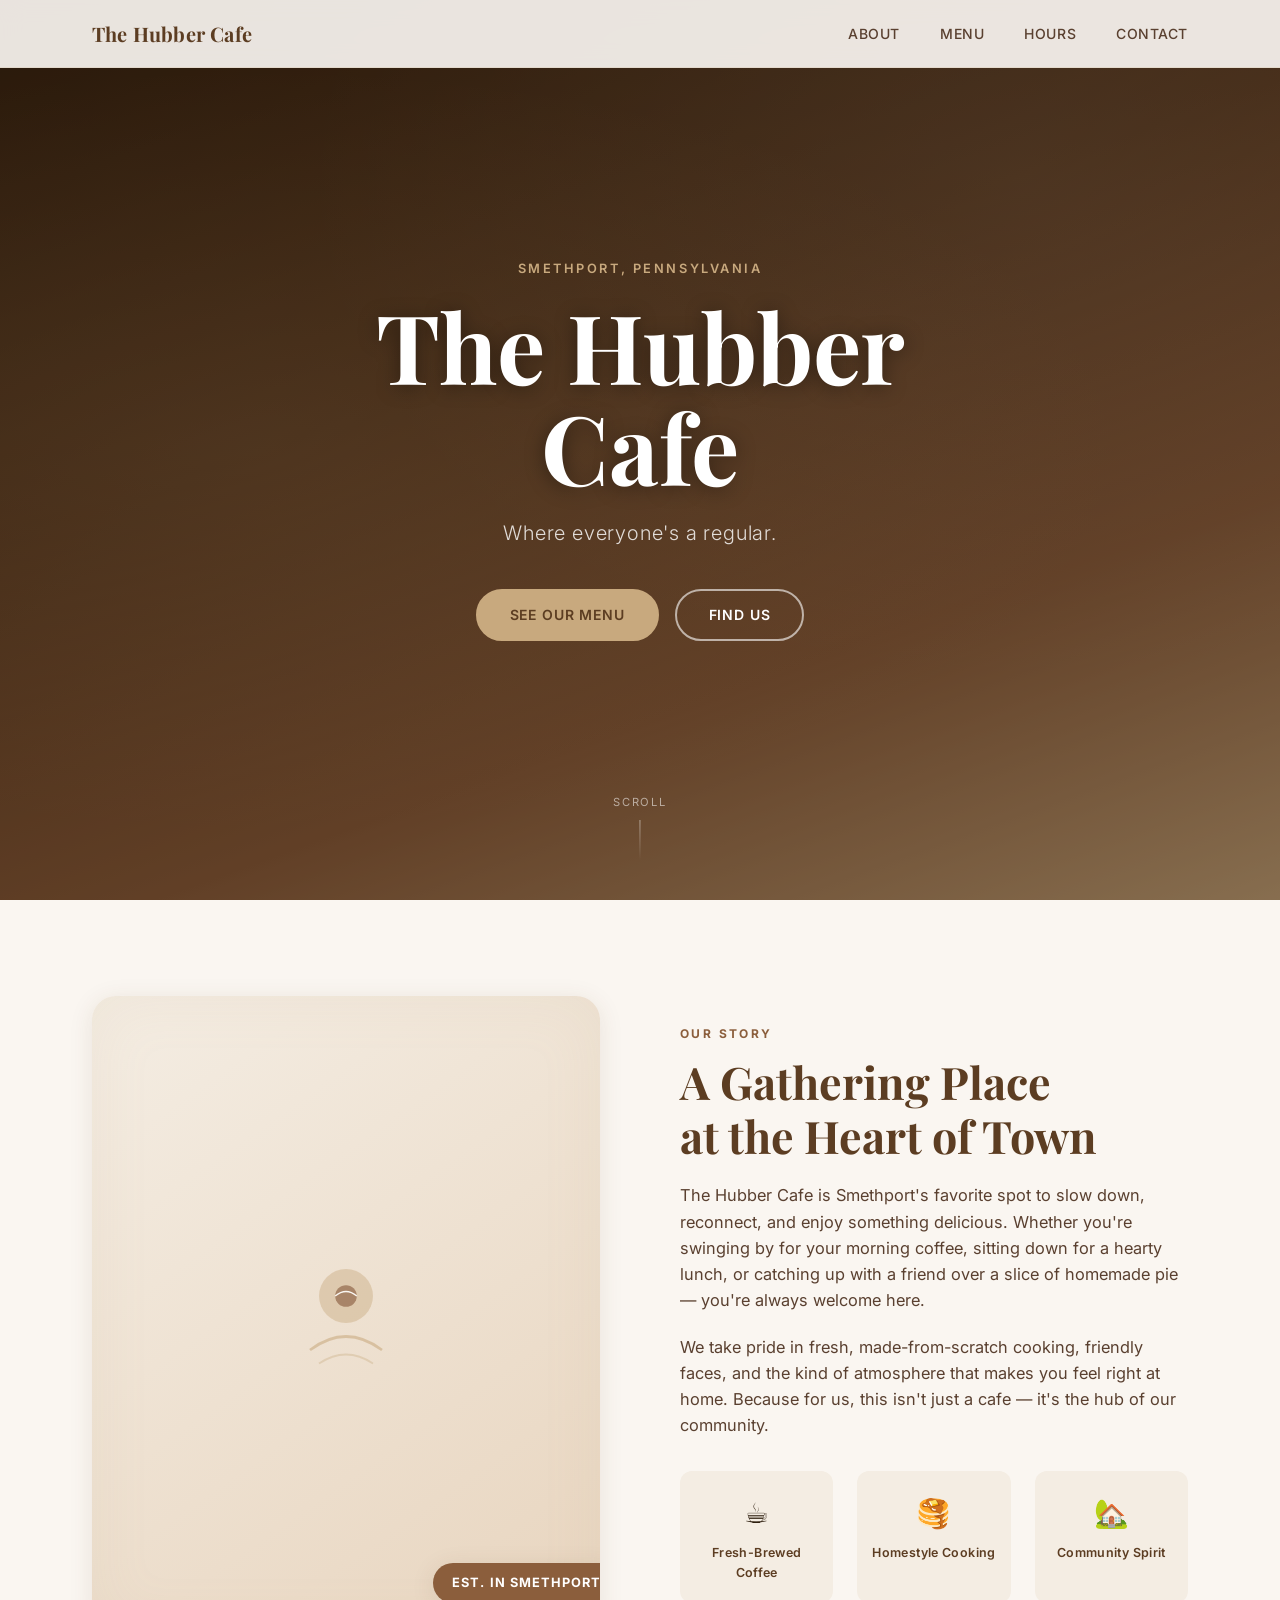
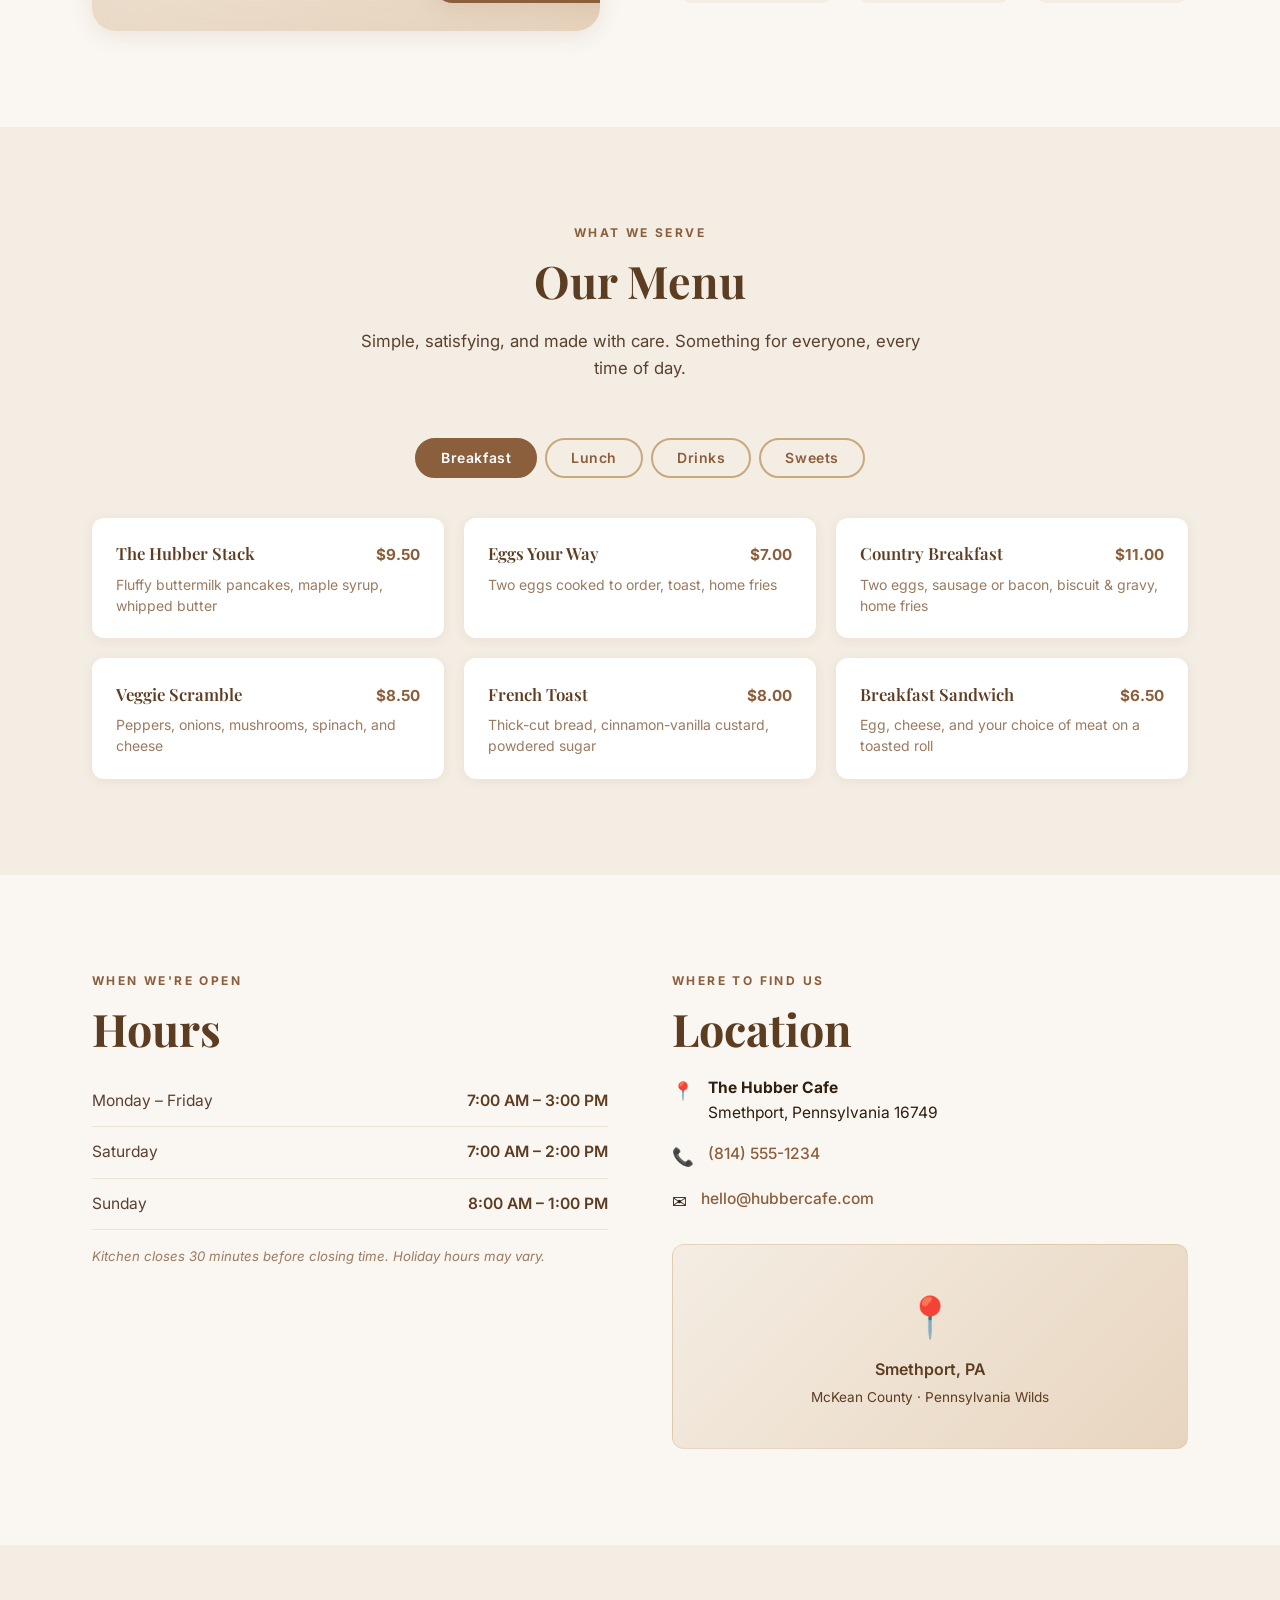
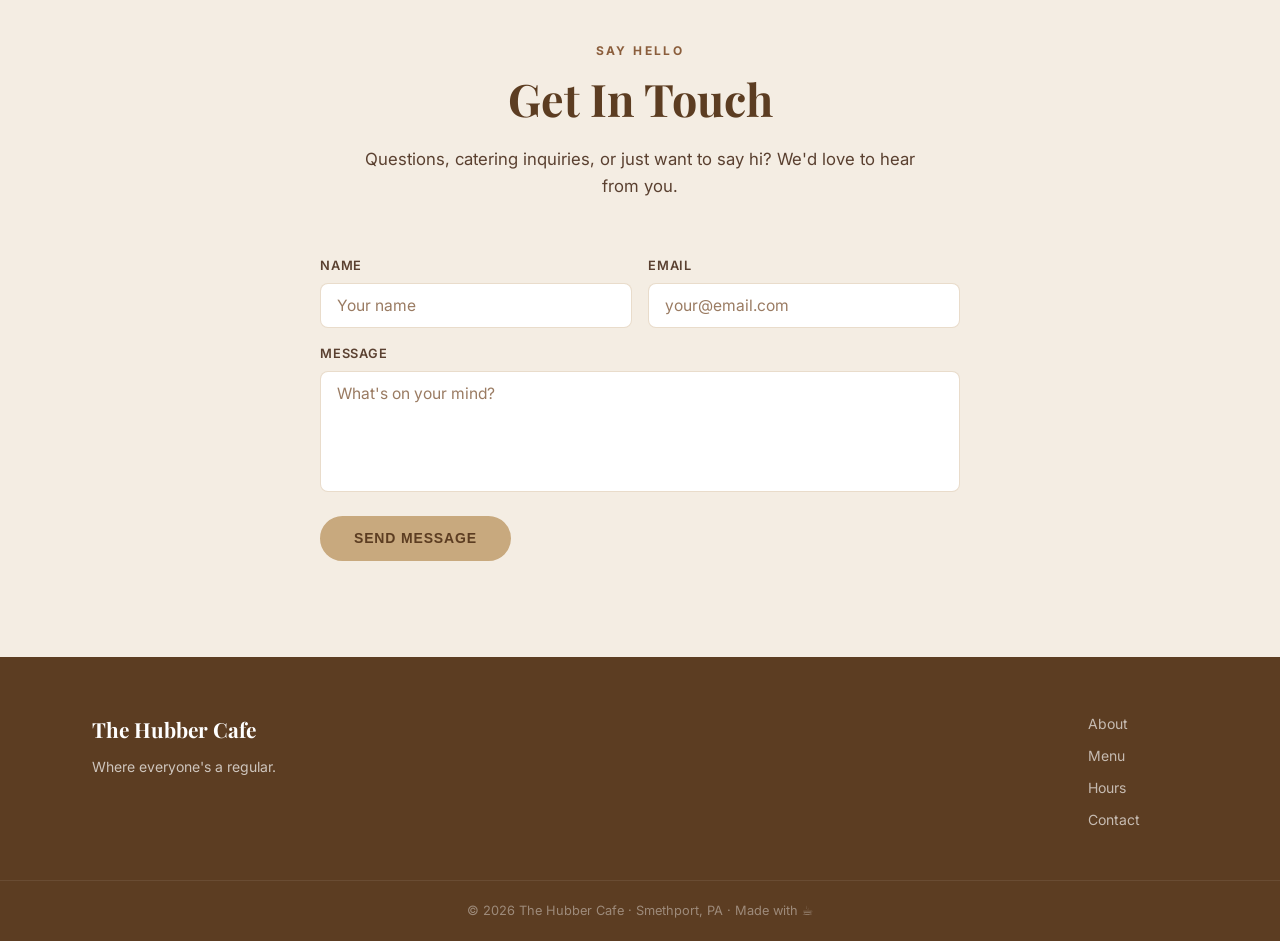
<file: hubber-cafe/index.html>
<!DOCTYPE html>
<html lang="en">
<head>
  <meta charset="UTF-8" />
  <meta name="viewport" content="width=device-width, initial-scale=1.0" />
  <title>The Hubber Cafe — Smethport, PA</title>
  <link rel="preconnect" href="https://fonts.googleapis.com" />
  <link rel="preconnect" href="https://fonts.gstatic.com" crossorigin />
  <link href="https://fonts.googleapis.com/css2?family=Playfair+Display:wght@400;600;700&family=Inter:wght@300;400;500;600&display=swap" rel="stylesheet" />
  <link rel="stylesheet" href="style.css" />
</head>
<body>

  <!-- NAV -->
  <nav class="nav" id="nav">
    <div class="nav-inner">
      <a href="#home" class="nav-logo">The Hubber Cafe</a>
      <button class="nav-toggle" id="navToggle" aria-label="Toggle menu">
        <span></span><span></span><span></span>
      </button>
      <ul class="nav-links" id="navLinks">
        <li><a href="#about">About</a></li>
        <li><a href="#menu">Menu</a></li>
        <li><a href="#hours">Hours</a></li>
        <li><a href="#contact">Contact</a></li>
      </ul>
    </div>
  </nav>

  <!-- HERO -->
  <section class="hero" id="home">
    <div class="hero-overlay"></div>
    <div class="hero-content">
      <p class="hero-tag">Smethport, Pennsylvania</p>
      <h1 class="hero-title">The Hubber Cafe</h1>
      <p class="hero-sub">Where everyone's a regular.</p>
      <div class="hero-cta">
        <a href="#menu" class="btn btn-primary">See Our Menu</a>
        <a href="#hours" class="btn btn-outline">Find Us</a>
      </div>
    </div>
    <div class="hero-scroll">
      <span>Scroll</span>
      <div class="hero-scroll-line"></div>
    </div>
  </section>

  <!-- ABOUT -->
  <section class="section about" id="about">
    <div class="container about-grid">
      <div class="about-image">
        <div class="about-img-box">
          <div class="about-img-placeholder">
            <svg viewBox="0 0 200 200" fill="none" xmlns="http://www.w3.org/2000/svg">
              <circle cx="100" cy="80" r="30" fill="#c8a97e" opacity="0.6"/>
              <path d="M60 140 Q100 110 140 140" stroke="#c8a97e" stroke-width="3" fill="none" opacity="0.8"/>
              <path d="M70 155 Q100 135 130 155" stroke="#c8a97e" stroke-width="2" fill="none" opacity="0.5"/>
              <circle cx="100" cy="80" r="12" fill="#8b5e3c"/>
              <path d="M88 80 Q100 70 112 80" stroke="white" stroke-width="1.5" fill="none"/>
            </svg>
          </div>
          <div class="about-badge">Est. in Smethport</div>
        </div>
      </div>
      <div class="about-text">
        <span class="section-label">Our Story</span>
        <h2 class="section-title">A Gathering Place<br/>at the Heart of Town</h2>
        <p>The Hubber Cafe is Smethport's favorite spot to slow down, reconnect, and enjoy something delicious. Whether you're swinging by for your morning coffee, sitting down for a hearty lunch, or catching up with a friend over a slice of homemade pie — you're always welcome here.</p>
        <p>We take pride in fresh, made-from-scratch cooking, friendly faces, and the kind of atmosphere that makes you feel right at home. Because for us, this isn't just a cafe — it's the hub of our community.</p>
        <div class="about-pillars">
          <div class="pillar">
            <div class="pillar-icon">☕</div>
            <div class="pillar-label">Fresh-Brewed Coffee</div>
          </div>
          <div class="pillar">
            <div class="pillar-icon">🥞</div>
            <div class="pillar-label">Homestyle Cooking</div>
          </div>
          <div class="pillar">
            <div class="pillar-icon">🏡</div>
            <div class="pillar-label">Community Spirit</div>
          </div>
        </div>
      </div>
    </div>
  </section>

  <!-- MENU -->
  <section class="section menu" id="menu">
    <div class="container">
      <div class="section-header">
        <span class="section-label">What We Serve</span>
        <h2 class="section-title">Our Menu</h2>
        <p class="section-desc">Simple, satisfying, and made with care. Something for everyone, every time of day.</p>
      </div>

      <div class="menu-tabs" id="menuTabs">
        <button class="menu-tab active" data-tab="breakfast">Breakfast</button>
        <button class="menu-tab" data-tab="lunch">Lunch</button>
        <button class="menu-tab" data-tab="drinks">Drinks</button>
        <button class="menu-tab" data-tab="sweets">Sweets</button>
      </div>

      <div class="menu-panels">

        <div class="menu-panel active" data-panel="breakfast">
          <div class="menu-grid">
            <div class="menu-item">
              <div class="menu-item-top">
                <h4>The Hubber Stack</h4>
                <span class="menu-price">$9.50</span>
              </div>
              <p>Fluffy buttermilk pancakes, maple syrup, whipped butter</p>
            </div>
            <div class="menu-item">
              <div class="menu-item-top">
                <h4>Eggs Your Way</h4>
                <span class="menu-price">$7.00</span>
              </div>
              <p>Two eggs cooked to order, toast, home fries</p>
            </div>
            <div class="menu-item">
              <div class="menu-item-top">
                <h4>Country Breakfast</h4>
                <span class="menu-price">$11.00</span>
              </div>
              <p>Two eggs, sausage or bacon, biscuit &amp; gravy, home fries</p>
            </div>
            <div class="menu-item">
              <div class="menu-item-top">
                <h4>Veggie Scramble</h4>
                <span class="menu-price">$8.50</span>
              </div>
              <p>Peppers, onions, mushrooms, spinach, and cheese</p>
            </div>
            <div class="menu-item">
              <div class="menu-item-top">
                <h4>French Toast</h4>
                <span class="menu-price">$8.00</span>
              </div>
              <p>Thick-cut bread, cinnamon-vanilla custard, powdered sugar</p>
            </div>
            <div class="menu-item">
              <div class="menu-item-top">
                <h4>Breakfast Sandwich</h4>
                <span class="menu-price">$6.50</span>
              </div>
              <p>Egg, cheese, and your choice of meat on a toasted roll</p>
            </div>
          </div>
        </div>

        <div class="menu-panel" data-panel="lunch">
          <div class="menu-grid">
            <div class="menu-item">
              <div class="menu-item-top">
                <h4>Hubber Burger</h4>
                <span class="menu-price">$11.50</span>
              </div>
              <p>Half-pound beef patty, lettuce, tomato, pickles, special sauce</p>
            </div>
            <div class="menu-item">
              <div class="menu-item-top">
                <h4>Chicken Club</h4>
                <span class="menu-price">$10.50</span>
              </div>
              <p>Grilled chicken, bacon, avocado, Swiss, toasted sourdough</p>
            </div>
            <div class="menu-item">
              <div class="menu-item-top">
                <h4>Soup of the Day</h4>
                <span class="menu-price">$5.00</span>
              </div>
              <p>Ask your server — made fresh every morning</p>
            </div>
            <div class="menu-item">
              <div class="menu-item-top">
                <h4>BLT</h4>
                <span class="menu-price">$8.00</span>
              </div>
              <p>Thick-cut bacon, garden tomato, crisp lettuce, mayo, white toast</p>
            </div>
            <div class="menu-item">
              <div class="menu-item-top">
                <h4>Garden Salad</h4>
                <span class="menu-price">$7.50</span>
              </div>
              <p>Mixed greens, cucumber, cherry tomato, croutons, your choice of dressing</p>
            </div>
            <div class="menu-item">
              <div class="menu-item-top">
                <h4>Grilled Cheese</h4>
                <span class="menu-price">$6.00</span>
              </div>
              <p>Three-cheese blend on buttered, golden-grilled bread</p>
            </div>
          </div>
        </div>

        <div class="menu-panel" data-panel="drinks">
          <div class="menu-grid">
            <div class="menu-item">
              <div class="menu-item-top">
                <h4>Drip Coffee</h4>
                <span class="menu-price">$2.50</span>
              </div>
              <p>Fresh-brewed, free refills all day</p>
            </div>
            <div class="menu-item">
              <div class="menu-item-top">
                <h4>Latte</h4>
                <span class="menu-price">$4.75</span>
              </div>
              <p>Espresso, steamed milk — hot or iced</p>
            </div>
            <div class="menu-item">
              <div class="menu-item-top">
                <h4>Cappuccino</h4>
                <span class="menu-price">$4.50</span>
              </div>
              <p>Double espresso, velvety foam</p>
            </div>
            <div class="menu-item">
              <div class="menu-item-top">
                <h4>Hot Tea</h4>
                <span class="menu-price">$2.50</span>
              </div>
              <p>Assorted varieties — ask your server</p>
            </div>
            <div class="menu-item">
              <div class="menu-item-top">
                <h4>Fresh Lemonade</h4>
                <span class="menu-price">$3.25</span>
              </div>
              <p>Squeezed in-house, sweetened just right</p>
            </div>
            <div class="menu-item">
              <div class="menu-item-top">
                <h4>Milkshake</h4>
                <span class="menu-price">$5.50</span>
              </div>
              <p>Vanilla, chocolate, or strawberry — thick and creamy</p>
            </div>
          </div>
        </div>

        <div class="menu-panel" data-panel="sweets">
          <div class="menu-grid">
            <div class="menu-item">
              <div class="menu-item-top">
                <h4>Pie of the Day</h4>
                <span class="menu-price">$4.50</span>
              </div>
              <p>Homemade, rotating daily — ask your server what's fresh</p>
            </div>
            <div class="menu-item">
              <div class="menu-item-top">
                <h4>Cinnamon Roll</h4>
                <span class="menu-price">$3.75</span>
              </div>
              <p>Oven-warm, cream cheese frosting</p>
            </div>
            <div class="menu-item">
              <div class="menu-item-top">
                <h4>Chocolate Brownie</h4>
                <span class="menu-price">$3.00</span>
              </div>
              <p>Fudgy, rich, and served warm</p>
            </div>
            <div class="menu-item">
              <div class="menu-item-top">
                <h4>Cookie</h4>
                <span class="menu-price">$1.75</span>
              </div>
              <p>Chocolate chip, oatmeal raisin, or sugar — baked fresh daily</p>
            </div>
          </div>
        </div>

      </div>
    </div>
  </section>

  <!-- HOURS & LOCATION -->
  <section class="section hours-section" id="hours">
    <div class="container hours-grid">
      <div class="hours-box">
        <span class="section-label">When We're Open</span>
        <h2 class="section-title">Hours</h2>
        <table class="hours-table">
          <tr>
            <td>Monday – Friday</td>
            <td>7:00 AM – 3:00 PM</td>
          </tr>
          <tr>
            <td>Saturday</td>
            <td>7:00 AM – 2:00 PM</td>
          </tr>
          <tr>
            <td>Sunday</td>
            <td>8:00 AM – 1:00 PM</td>
          </tr>
        </table>
        <p class="hours-note">Kitchen closes 30 minutes before closing time. Holiday hours may vary.</p>
      </div>
      <div class="location-box">
        <span class="section-label">Where to Find Us</span>
        <h2 class="section-title">Location</h2>
        <div class="location-details">
          <div class="location-row">
            <div class="location-icon">📍</div>
            <div>
              <strong>The Hubber Cafe</strong><br/>
              Smethport, Pennsylvania 16749
            </div>
          </div>
          <div class="location-row">
            <div class="location-icon">📞</div>
            <div>
              <a href="tel:+18145551234">(814) 555-1234</a>
            </div>
          </div>
          <div class="location-row">
            <div class="location-icon">✉️</div>
            <div>
              <a href="mailto:hello@hubbercafe.com">hello@hubbercafe.com</a>
            </div>
          </div>
        </div>
        <div class="map-placeholder">
          <div class="map-pin">📍</div>
          <p>Smethport, PA</p>
          <p class="map-sub">McKean County · Pennsylvania Wilds</p>
        </div>
      </div>
    </div>
  </section>

  <!-- CONTACT -->
  <section class="section contact-section" id="contact">
    <div class="container">
      <div class="section-header">
        <span class="section-label">Say Hello</span>
        <h2 class="section-title">Get In Touch</h2>
        <p class="section-desc">Questions, catering inquiries, or just want to say hi? We'd love to hear from you.</p>
      </div>
      <form class="contact-form" id="contactForm">
        <div class="form-row">
          <div class="form-group">
            <label for="name">Name</label>
            <input type="text" id="name" name="name" placeholder="Your name" required />
          </div>
          <div class="form-group">
            <label for="email">Email</label>
            <input type="email" id="email" name="email" placeholder="your@email.com" required />
          </div>
        </div>
        <div class="form-group">
          <label for="message">Message</label>
          <textarea id="message" name="message" rows="5" placeholder="What's on your mind?" required></textarea>
        </div>
        <button type="submit" class="btn btn-primary">Send Message</button>
        <p class="form-success" id="formSuccess">Thanks! We'll be in touch soon. ☕</p>
      </form>
    </div>
  </section>

  <!-- FOOTER -->
  <footer class="footer">
    <div class="container footer-inner">
      <div class="footer-brand">
        <div class="footer-logo">The Hubber Cafe</div>
        <p>Where everyone's a regular.</p>
      </div>
      <div class="footer-links">
        <a href="#about">About</a>
        <a href="#menu">Menu</a>
        <a href="#hours">Hours</a>
        <a href="#contact">Contact</a>
      </div>
    </div>
    <div class="footer-bottom">
      <p>© 2026 The Hubber Cafe · Smethport, PA · Made with ☕</p>
    </div>
  </footer>

  <script src="script.js"></script>
</body>
</html>
</file>
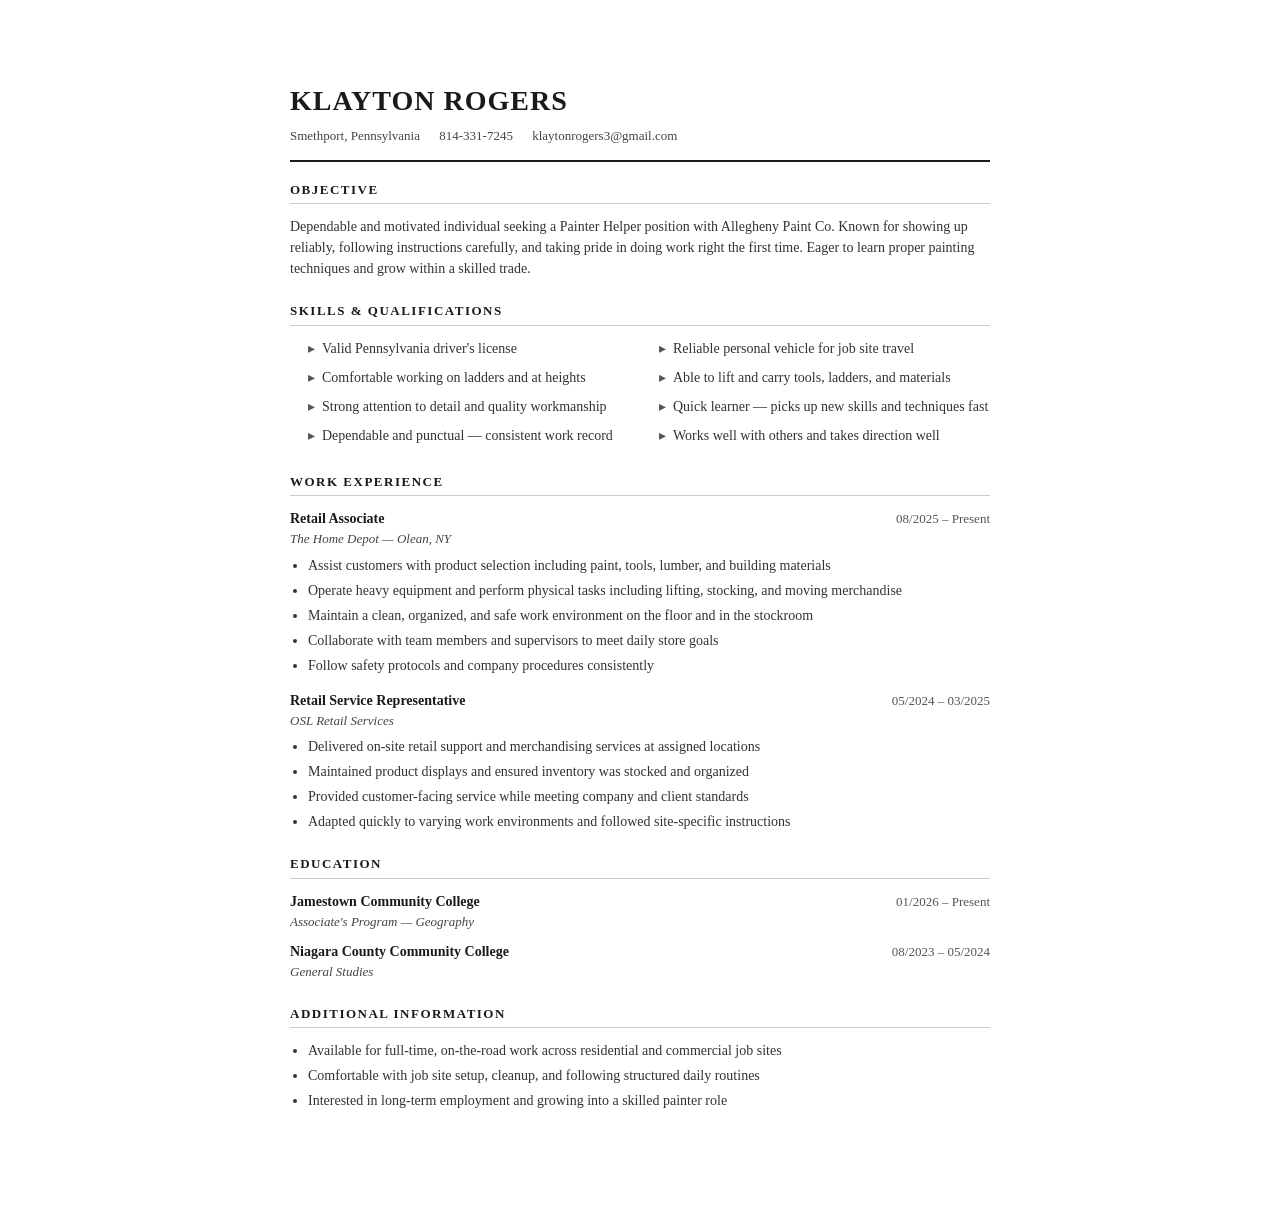
<file: klayton_rogers_resume.html>
<!DOCTYPE html>
<html lang="en">
<head>
  <meta charset="UTF-8" />
  <meta name="viewport" content="width=device-width, initial-scale=1.0"/>
  <title>Klayton Rogers - Resume</title>
  <style>
    * { margin: 0; padding: 0; box-sizing: border-box; }
    body {
      font-family: 'Georgia', serif;
      font-size: 14px;
      color: #1a1a1a;
      background: #fff;
      max-width: 780px;
      margin: 40px auto;
      padding: 40px;
      line-height: 1.5;
    }
    h1 {
      font-size: 28px;
      font-weight: bold;
      letter-spacing: 1px;
      text-transform: uppercase;
      color: #1a1a1a;
    }
    .contact {
      margin-top: 4px;
      font-size: 13px;
      color: #444;
    }
    .contact span {
      margin-right: 16px;
    }
    hr {
      border: none;
      border-top: 2px solid #1a1a1a;
      margin: 14px 0 18px;
    }
    .section-title {
      font-size: 13px;
      font-weight: bold;
      letter-spacing: 1.5px;
      text-transform: uppercase;
      color: #1a1a1a;
      border-bottom: 1px solid #ccc;
      padding-bottom: 4px;
      margin-bottom: 12px;
    }
    .section {
      margin-bottom: 22px;
    }
    p {
      margin-bottom: 8px;
      color: #333;
    }
    .job-header {
      display: flex;
      justify-content: space-between;
      align-items: baseline;
    }
    .job-title {
      font-weight: bold;
      font-size: 14px;
    }
    .job-dates {
      font-size: 13px;
      color: #555;
      white-space: nowrap;
    }
    .job-company {
      font-style: italic;
      color: #444;
      margin-bottom: 6px;
      font-size: 13px;
    }
    ul {
      padding-left: 18px;
    }
    ul li {
      margin-bottom: 4px;
      color: #333;
    }
    .skills-grid {
      display: grid;
      grid-template-columns: 1fr 1fr;
      gap: 4px 20px;
    }
    .skills-grid li {
      list-style: none;
      padding-left: 14px;
      position: relative;
      color: #333;
    }
    .skills-grid li::before {
      content: '▸';
      position: absolute;
      left: 0;
      color: #555;
    }
    @media print {
      body { margin: 0; padding: 30px; }
    }
  </style>
</head>
<body>

  <h1>Klayton Rogers</h1>
  <div class="contact">
    <span>Smethport, Pennsylvania</span>
    <span>814-331-7245</span>
    <span>klaytonrogers3@gmail.com</span>
  </div>
  <hr/>

  <!-- OBJECTIVE -->
  <div class="section">
    <div class="section-title">Objective</div>
    <p>
      Dependable and motivated individual seeking a Painter Helper position with Allegheny Paint Co.
      Known for showing up reliably, following instructions carefully, and taking pride in doing
      work right the first time. Eager to learn proper painting techniques and grow within a
      skilled trade.
    </p>
  </div>

  <!-- SKILLS -->
  <div class="section">
    <div class="section-title">Skills &amp; Qualifications</div>
    <ul class="skills-grid">
      <li>Valid Pennsylvania driver's license</li>
      <li>Reliable personal vehicle for job site travel</li>
      <li>Comfortable working on ladders and at heights</li>
      <li>Able to lift and carry tools, ladders, and materials</li>
      <li>Strong attention to detail and quality workmanship</li>
      <li>Quick learner — picks up new skills and techniques fast</li>
      <li>Dependable and punctual — consistent work record</li>
      <li>Works well with others and takes direction well</li>
    </ul>
  </div>

  <!-- EXPERIENCE -->
  <div class="section">
    <div class="section-title">Work Experience</div>

    <div class="job-header">
      <div class="job-title">Retail Associate</div>
      <div class="job-dates">08/2025 &ndash; Present</div>
    </div>
    <div class="job-company">The Home Depot &mdash; Olean, NY</div>
    <ul>
      <li>Assist customers with product selection including paint, tools, lumber, and building materials</li>
      <li>Operate heavy equipment and perform physical tasks including lifting, stocking, and moving merchandise</li>
      <li>Maintain a clean, organized, and safe work environment on the floor and in the stockroom</li>
      <li>Collaborate with team members and supervisors to meet daily store goals</li>
      <li>Follow safety protocols and company procedures consistently</li>
    </ul>

    <div style="margin-top: 14px;">
      <div class="job-header">
        <div class="job-title">Retail Service Representative</div>
        <div class="job-dates">05/2024 &ndash; 03/2025</div>
      </div>
      <div class="job-company">OSL Retail Services</div>
      <ul>
        <li>Delivered on-site retail support and merchandising services at assigned locations</li>
        <li>Maintained product displays and ensured inventory was stocked and organized</li>
        <li>Provided customer-facing service while meeting company and client standards</li>
        <li>Adapted quickly to varying work environments and followed site-specific instructions</li>
      </ul>
    </div>
  </div>

  <!-- EDUCATION -->
  <div class="section">
    <div class="section-title">Education</div>
    <div class="job-header">
      <div class="job-title">Jamestown Community College</div>
      <div class="job-dates">01/2026 &ndash; Present</div>
    </div>
    <div class="job-company">Associate's Program &mdash; Geography</div>

    <div style="margin-top: 10px;">
      <div class="job-header">
        <div class="job-title">Niagara County Community College</div>
        <div class="job-dates">08/2023 &ndash; 05/2024</div>
      </div>
      <div class="job-company">General Studies</div>
    </div>
  </div>

  <!-- ADDITIONAL -->
  <div class="section">
    <div class="section-title">Additional Information</div>
    <ul>
      <li>Available for full-time, on-the-road work across residential and commercial job sites</li>
      <li>Comfortable with job site setup, cleanup, and following structured daily routines</li>
      <li>Interested in long-term employment and growing into a skilled painter role</li>
    </ul>
  </div>

</body>
</html>
</file>
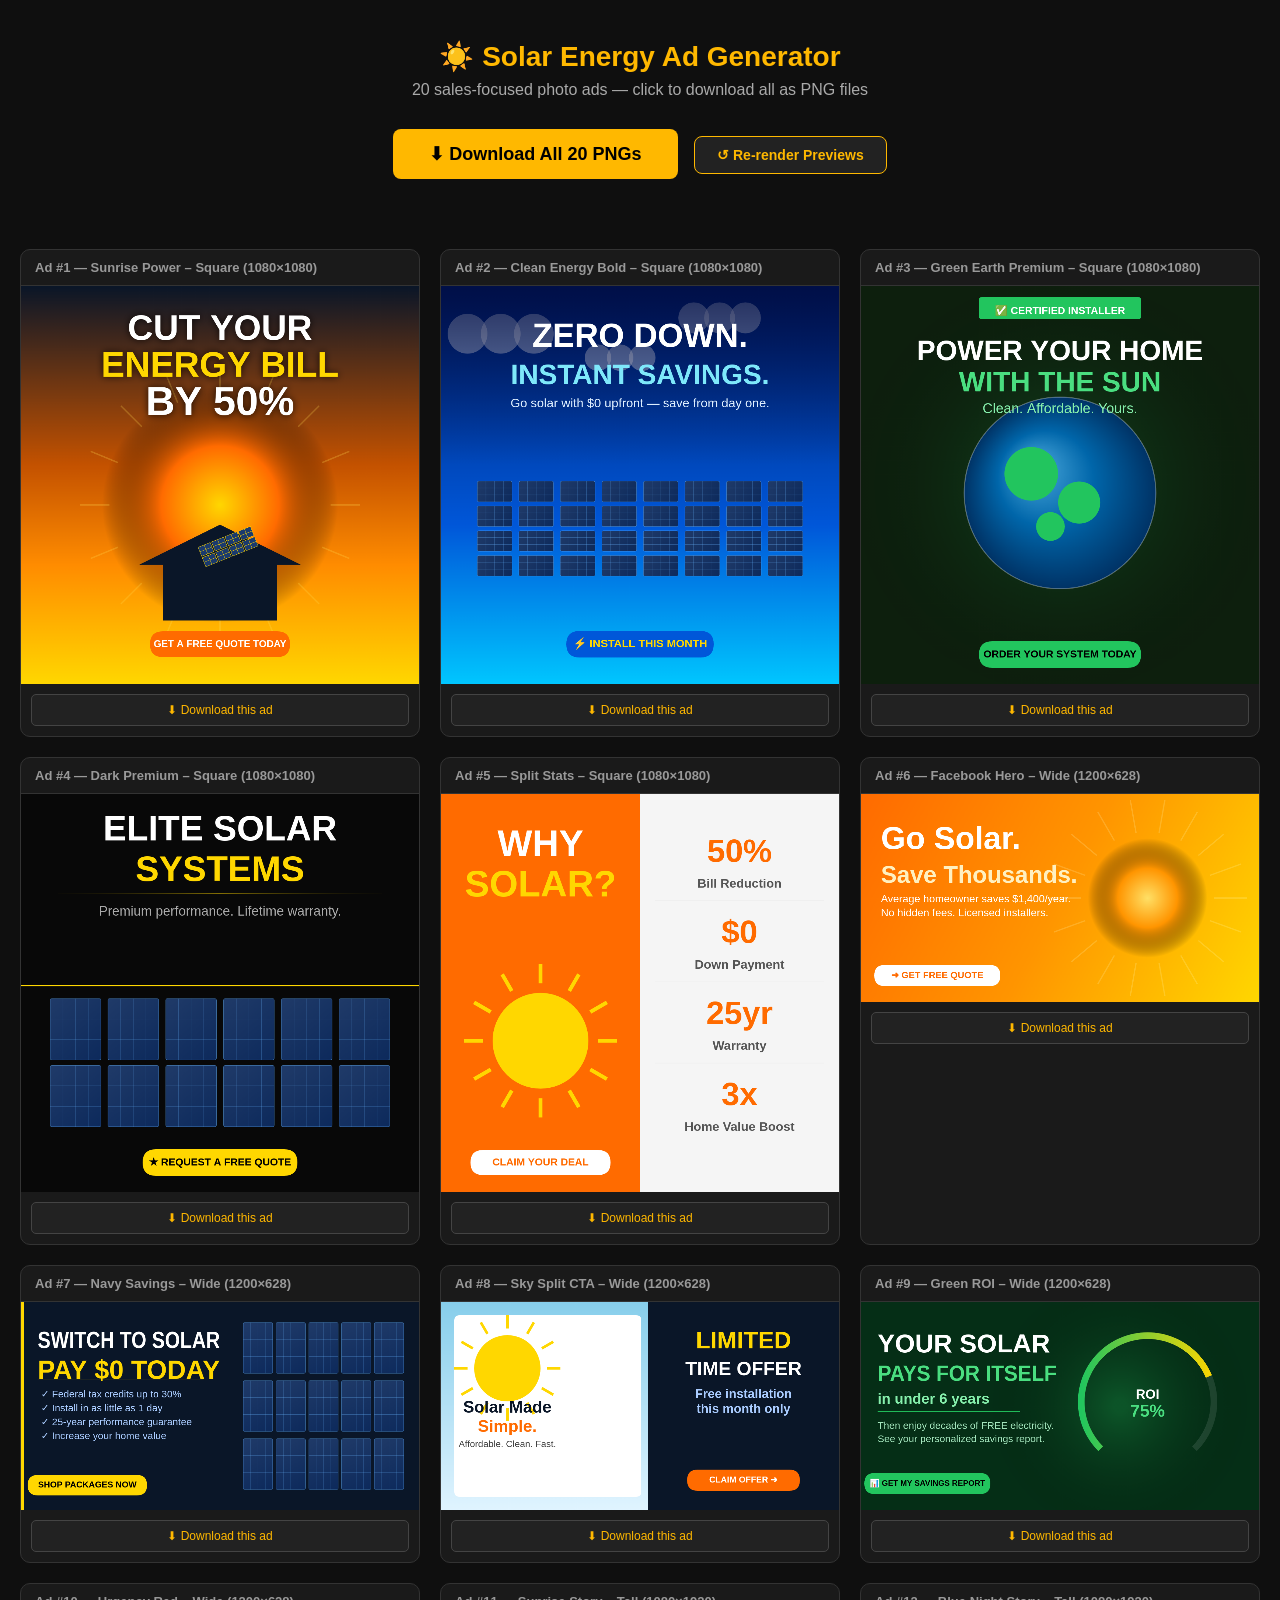
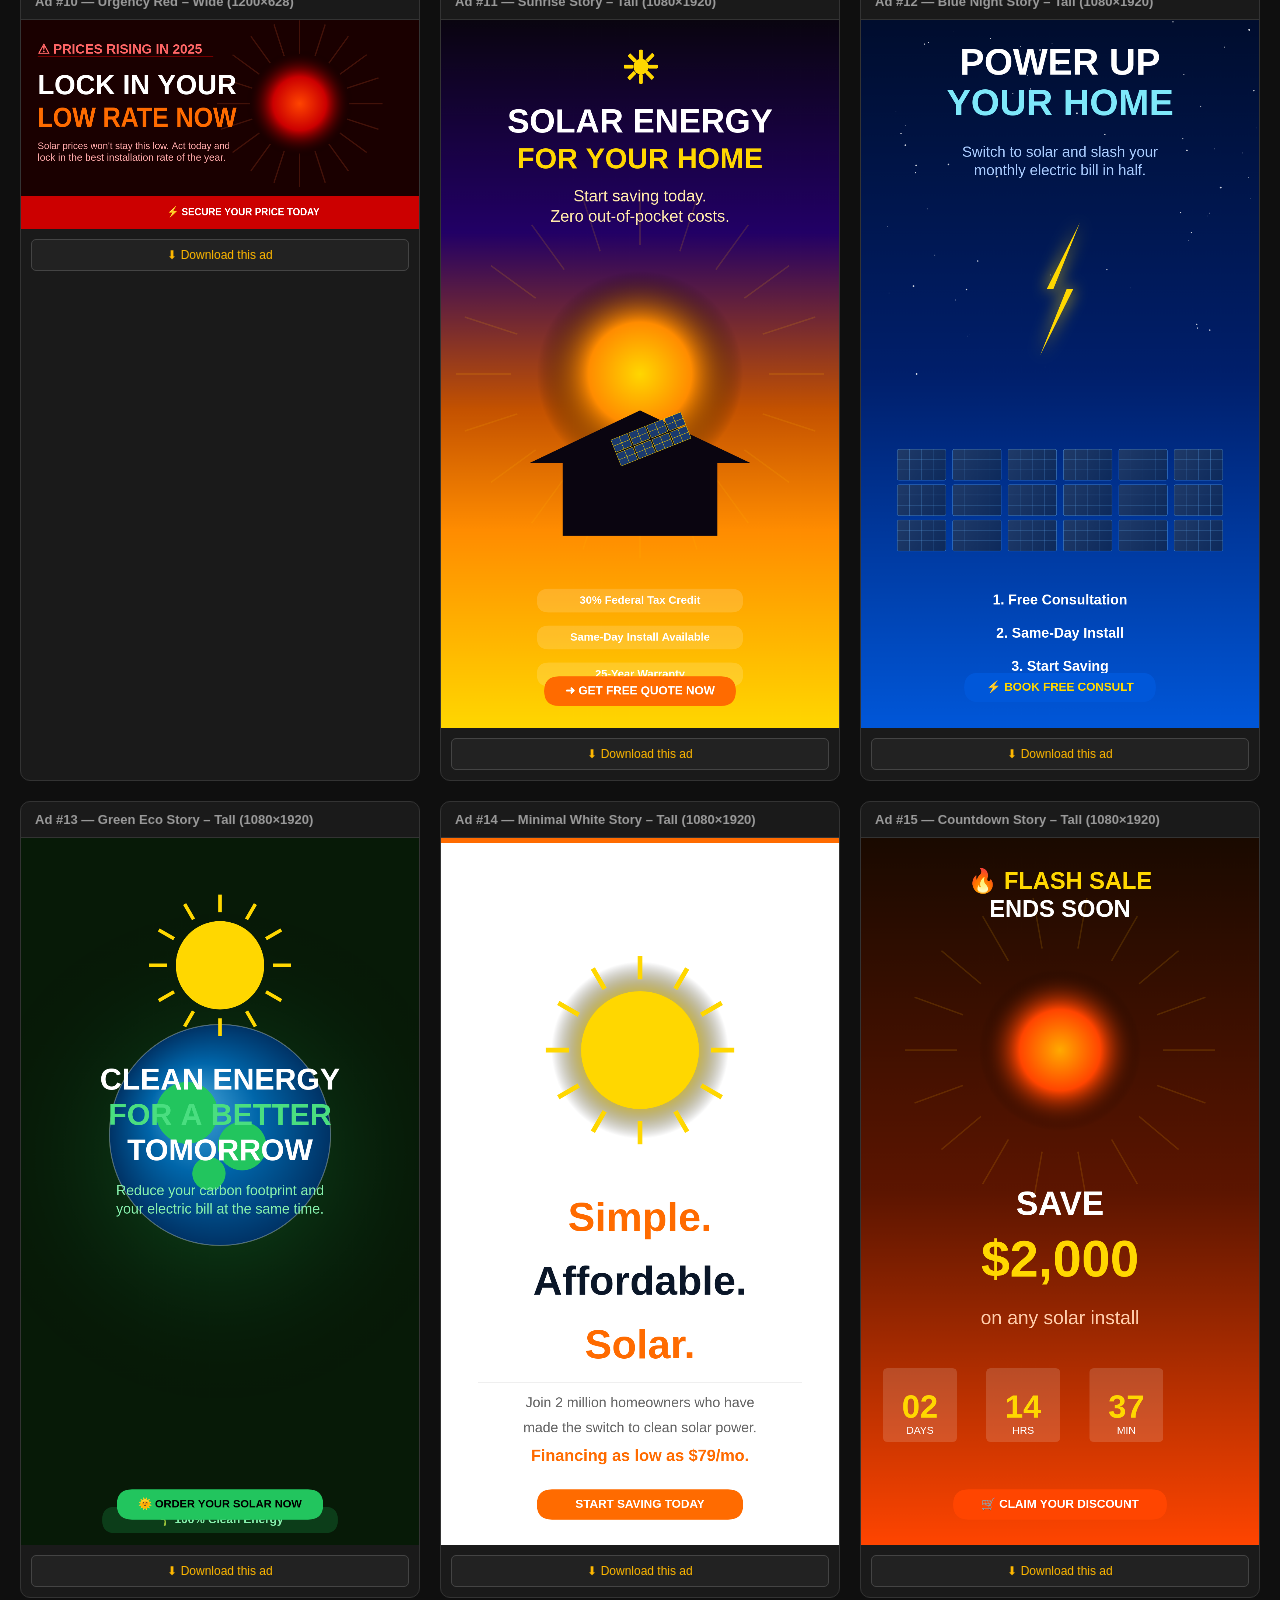
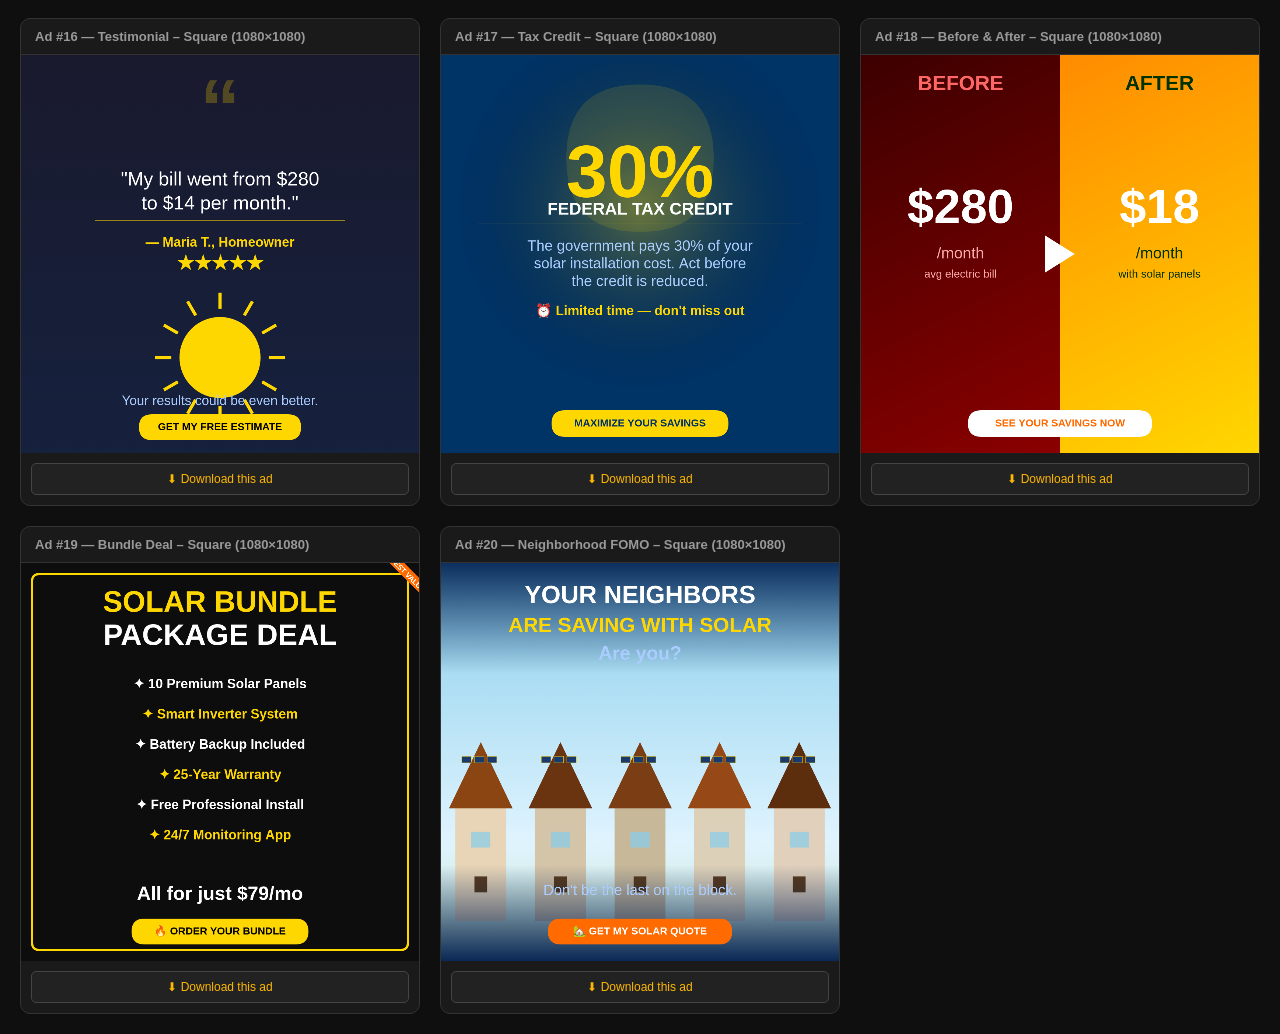
<file: solar-ads/generate-ads.html>
<!DOCTYPE html>
<html lang="en">
<head>
<meta charset="UTF-8">
<title>Solar Energy Ad Generator</title>
<style>
  * { box-sizing: border-box; margin: 0; padding: 0; }
  body { background: #0f0f0f; color: #fff; font-family: 'Segoe UI', sans-serif; padding: 20px; }
  h1 { text-align: center; margin: 20px 0 8px; color: #FFB800; font-size: 28px; }
  p.sub { text-align: center; color: #aaa; margin-bottom: 24px; }
  .controls { text-align: center; margin-bottom: 30px; }
  .controls button {
    background: #FFB800; color: #000; border: none; padding: 14px 36px;
    font-size: 18px; font-weight: 700; border-radius: 8px; cursor: pointer;
    margin: 6px; transition: transform 0.1s;
  }
  .controls button:hover { transform: scale(1.04); }
  .controls button.secondary {
    background: #222; color: #FFB800; border: 1px solid #FFB800; font-size: 14px; padding: 10px 22px;
  }
  .grid { display: grid; grid-template-columns: repeat(auto-fill, minmax(380px, 1fr)); gap: 20px; }
  .ad-card { background: #1a1a1a; border-radius: 10px; overflow: hidden; border: 1px solid #333; }
  .ad-card h3 { padding: 10px 14px; font-size: 13px; color: #999; border-bottom: 1px solid #333; }
  .ad-card canvas { display: block; width: 100%; height: auto; }
  .ad-card .dl-btn {
    display: block; width: calc(100% - 20px); margin: 10px; padding: 8px;
    background: #222; color: #FFB800; border: 1px solid #444; border-radius: 5px;
    cursor: pointer; font-size: 12px; text-align: center;
  }
  .ad-card .dl-btn:hover { background: #2a2a2a; }
  #status { text-align: center; margin: 10px; color: #4CAF50; font-weight: bold; font-size: 16px; min-height: 24px; }
</style>
</head>
<body>
<h1>☀️ Solar Energy Ad Generator</h1>
<p class="sub">20 sales-focused photo ads — click to download all as PNG files</p>
<div class="controls">
  <button onclick="downloadAll()">⬇ Download All 20 PNGs</button>
  <button class="secondary" onclick="renderAll()">↺ Re-render Previews</button>
</div>
<div id="status"></div>
<div class="grid" id="grid"></div>

<script>
const ads = [
  // --- SQUARE 1080x1080 ---
  {
    id: 1, name: "Sunrise Power – Square", w: 1080, h: 1080,
    render(ctx, w, h) {
      // Deep orange-to-yellow sunrise gradient bg
      const bg = ctx.createLinearGradient(0, 0, 0, h);
      bg.addColorStop(0, '#0a1628');
      bg.addColorStop(0.45, '#c45200');
      bg.addColorStop(0.7, '#FF8C00');
      bg.addColorStop(1, '#FFD700');
      ctx.fillStyle = bg;
      ctx.fillRect(0, 0, w, h);

      // Sun glow
      drawSunGlow(ctx, w/2, h*0.55, 320, '#FFD700', '#FF6B00');

      // Sun rays
      drawSunRays(ctx, w/2, h*0.55, 300, 380, 16, 'rgba(255,220,80,0.25)');

      // House silhouette with panels
      drawHouseWithPanels(ctx, w/2, h*0.72, 440, 260, '#0a1628');

      // Headline
      ctx.save();
      ctx.shadowColor = 'rgba(0,0,0,0.8)';
      ctx.shadowBlur = 20;
      drawText(ctx, 'CUT YOUR', w/2, 120, 700, 96, '#FFFFFF', 'bold', 'center');
      drawText(ctx, 'ENERGY BILL', w/2, 220, 700, 96, '#FFD700', 'bold', 'center');
      drawText(ctx, 'BY 50%', w/2, 320, 700, 110, '#FFFFFF', '900', 'center');
      ctx.restore();

      // CTA badge
      drawBadge(ctx, w/2, h*0.9, 380, 70, '#FF6B00', '#FFFFFF', 'GET A FREE QUOTE TODAY', 28);
    }
  },
  {
    id: 2, name: "Clean Energy Bold – Square", w: 1080, h: 1080,
    render(ctx, w, h) {
      // Deep blue sky
      const bg = ctx.createLinearGradient(0, 0, 0, h);
      bg.addColorStop(0, '#001f6b');
      bg.addColorStop(0.6, '#0057d9');
      bg.addColorStop(1, '#00c6ff');
      ctx.fillStyle = bg;
      ctx.fillRect(0, 0, w, h);

      // White cloud shapes
      drawClouds(ctx, w, h);

      // Solar panel array
      drawPanelArray(ctx, 80, h*0.48, w-160, 280, 4, 8);

      // Overlay gradient for readability
      const over = ctx.createLinearGradient(0, 0, 0, h*0.45);
      over.addColorStop(0, 'rgba(0,10,60,0.75)');
      over.addColorStop(1, 'rgba(0,10,60,0)');
      ctx.fillStyle = over;
      ctx.fillRect(0, 0, w, h*0.45);

      drawText(ctx, 'ZERO DOWN.', w/2, 140, 800, 90, '#FFFFFF', 'bold', 'center');
      drawText(ctx, 'INSTANT SAVINGS.', w/2, 245, 800, 76, '#7EE8FA', 'bold', 'center');
      drawText(ctx, 'Go solar with $0 upfront — save from day one.', w/2, 320, 800, 34, '#ddeeff', '400', 'center');

      drawBadge(ctx, w/2, h*0.9, 400, 72, '#0057d9', '#FFD700', '⚡ INSTALL THIS MONTH', 30);
    }
  },
  {
    id: 3, name: "Green Earth Premium – Square", w: 1080, h: 1080,
    render(ctx, w, h) {
      ctx.fillStyle = '#0d1f0d';
      ctx.fillRect(0, 0, w, h);

      // Radial green glow
      const glow = ctx.createRadialGradient(w/2, h/2, 50, w/2, h/2, 600);
      glow.addColorStop(0, 'rgba(34,197,94,0.22)');
      glow.addColorStop(1, 'rgba(0,0,0,0)');
      ctx.fillStyle = glow;
      ctx.fillRect(0, 0, w, h);

      // Earth circle
      drawEarth(ctx, w/2, h*0.52, 260);

      // Gold badge top
      drawRoundRect(ctx, w/2 - 220, 30, 440, 60, 8, '#22c55e');
      drawText(ctx, '✅ CERTIFIED INSTALLER', w/2, 68, 400, 28, '#FFFFFF', 'bold', 'center');

      drawText(ctx, 'POWER YOUR HOME', w/2, 180, 860, 76, '#FFFFFF', 'bold', 'center');
      drawText(ctx, 'WITH THE SUN', w/2, 265, 860, 76, '#4ADE80', 'bold', 'center');

      drawText(ctx, 'Clean. Affordable. Yours.', w/2, 335, 600, 38, '#86efac', '300', 'center');

      drawBadge(ctx, w/2, h - 80, 440, 72, '#22c55e', '#000000', 'ORDER YOUR SYSTEM TODAY', 28);
    }
  },
  {
    id: 4, name: "Dark Premium – Square", w: 1080, h: 1080,
    render(ctx, w, h) {
      ctx.fillStyle = '#080808';
      ctx.fillRect(0, 0, w, h);

      // Gold horizontal rule accent
      ctx.fillStyle = '#FFD700';
      ctx.fillRect(0, h*0.48, w, 3);

      // Sleek panel render
      drawSleekPanels(ctx, 60, h*0.5, w-120, h*0.35);

      // Top section
      drawText(ctx, 'ELITE SOLAR', w/2, 100, 800, 96, '#FFFFFF', '900', 'center');
      drawText(ctx, 'SYSTEMS', w/2, 210, 800, 96, '#FFD700', '900', 'center');

      const line1 = ctx.createLinearGradient(0, 260, w, 260);
      line1.addColorStop(0, 'transparent'); line1.addColorStop(0.5, '#FFD700'); line1.addColorStop(1, 'transparent');
      ctx.strokeStyle = line1; ctx.lineWidth = 1; ctx.beginPath(); ctx.moveTo(100, 270); ctx.lineTo(w-100, 270); ctx.stroke();

      drawText(ctx, 'Premium performance. Lifetime warranty.', w/2, 320, 800, 36, '#aaaaaa', '300', 'center');

      drawBadge(ctx, w/2, h - 80, 420, 72, '#FFD700', '#000000', '★ REQUEST A FREE QUOTE', 28);
    }
  },
  {
    id: 5, name: "Split Stats – Square", w: 1080, h: 1080,
    render(ctx, w, h) {
      // Left half orange, right half white
      ctx.fillStyle = '#FF6B00';
      ctx.fillRect(0, 0, w/2, h);
      ctx.fillStyle = '#F5F5F5';
      ctx.fillRect(w/2, 0, w/2, h);

      drawText(ctx, 'WHY', 270, 140, 460, 100, '#FFFFFF', '900', 'center');
      drawText(ctx, 'SOLAR?', 270, 250, 460, 100, '#FFD700', '900', 'center');

      // Stats on right
      const stats = [
        { val: '50%', label: 'Bill Reduction' },
        { val: '$0', label: 'Down Payment' },
        { val: '25yr', label: 'Warranty' },
        { val: '3x', label: 'Home Value Boost' },
      ];
      stats.forEach((s, i) => {
        const y = 160 + i * 220;
        drawText(ctx, s.val, w*0.75, y, 400, 88, '#FF6B00', '900', 'center');
        drawText(ctx, s.label, w*0.75, y + 85, 400, 34, '#555555', '600', 'center');
        if (i < stats.length - 1) {
          ctx.strokeStyle = '#dddddd'; ctx.lineWidth = 1;
          ctx.beginPath(); ctx.moveTo(w/2 + 40, y + 130); ctx.lineTo(w - 40, y + 130); ctx.stroke();
        }
      });

      // Sun icon on left
      drawSunIcon(ctx, 270, h*0.62, 130);
      drawBadge(ctx, 270, h - 80, 380, 68, '#FFFFFF', '#FF6B00', 'CLAIM YOUR DEAL', 28);
    }
  },
  // --- WIDE 1200x628 (Facebook/OG) ---
  {
    id: 6, name: "Facebook Hero – Wide", w: 1200, h: 628,
    render(ctx, w, h) {
      const bg = ctx.createLinearGradient(0, 0, w, h);
      bg.addColorStop(0, '#FF6B00');
      bg.addColorStop(0.5, '#FF9500');
      bg.addColorStop(1, '#FFD700');
      ctx.fillStyle = bg;
      ctx.fillRect(0, 0, w, h);

      drawSunRays(ctx, w*0.72, h*0.5, 200, 300, 18, 'rgba(255,255,200,0.18)');
      drawSunGlow(ctx, w*0.72, h*0.5, 180, '#FFE066', '#FF9500');

      // Left text
      drawText(ctx, 'Go Solar.', 60, 140, 600, 96, '#FFFFFF', '900', 'left');
      drawText(ctx, 'Save Thousands.', 60, 248, 600, 72, '#fff0c0', 'bold', 'left');
      drawText(ctx, 'Average homeowner saves $1,400/year.', 60, 318, 600, 32, '#FFFFFF', '400', 'left');
      drawText(ctx, 'No hidden fees. Licensed installers.', 60, 360, 600, 32, '#FFFFFF', '400', 'left');

      drawBadge(ctx, 230, h - 80, 380, 64, '#FFFFFF', '#FF6B00', '➜ GET FREE QUOTE', 28);
    }
  },
  {
    id: 7, name: "Navy Savings – Wide", w: 1200, h: 628,
    render(ctx, w, h) {
      ctx.fillStyle = '#0a1628';
      ctx.fillRect(0, 0, w, h);

      // Right panel graphic
      drawPanelArray(ctx, w*0.55, 40, w*0.42, h - 80, 3, 5);

      // Accent stripe
      ctx.fillStyle = '#FFD700';
      ctx.fillRect(0, 0, 8, h);

      drawText(ctx, 'SWITCH TO SOLAR', 50, 120, 550, 70, '#FFFFFF', '900', 'left');
      drawText(ctx, 'PAY $0 TODAY', 50, 210, 550, 80, '#FFD700', '900', 'left');

      ctx.strokeStyle = 'rgba(255,215,0,0.3)'; ctx.lineWidth = 1;
      ctx.beginPath(); ctx.moveTo(50, 235); ctx.lineTo(550, 235); ctx.stroke();

      drawText(ctx, '✓ Federal tax credits up to 30%', 60, 280, 500, 30, '#aaccff', '400', 'left');
      drawText(ctx, '✓ Install in as little as 1 day', 60, 322, 500, 30, '#aaccff', '400', 'left');
      drawText(ctx, '✓ 25-year performance guarantee', 60, 364, 500, 30, '#aaccff', '400', 'left');
      drawText(ctx, '✓ Increase your home value', 60, 406, 500, 30, '#aaccff', '400', 'left');

      drawBadge(ctx, 200, h - 75, 360, 62, '#FFD700', '#000000', 'SHOP PACKAGES NOW', 26);
    }
  },
  {
    id: 8, name: "Sky Split CTA – Wide", w: 1200, h: 628,
    render(ctx, w, h) {
      // Sky blue background
      const bg = ctx.createLinearGradient(0, 0, 0, h);
      bg.addColorStop(0, '#87CEEB');
      bg.addColorStop(1, '#E0F4FF');
      ctx.fillStyle = bg;
      ctx.fillRect(0, 0, w, h);

      // White panel on left
      drawRoundRect(ctx, 40, 40, w*0.52 - 60, h - 80, 16, '#FFFFFF');

      // Dark right side
      ctx.fillStyle = '#0a1628';
      ctx.fillRect(w*0.52, 0, w*0.48, h);

      drawText(ctx, 'LIMITED', w*0.76, 120, 500, 72, '#FFD700', '900', 'center');
      drawText(ctx, 'TIME OFFER', w*0.76, 205, 500, 58, '#FFFFFF', '900', 'center');
      drawText(ctx, 'Free installation', w*0.76, 280, 500, 38, '#aaccff', 'bold', 'center');
      drawText(ctx, 'this month only', w*0.76, 325, 500, 38, '#aaccff', 'bold', 'center');
      drawBadge(ctx, w*0.76, h - 90, 340, 64, '#FF6B00', '#FFFFFF', 'CLAIM OFFER ➜', 26);

      // Left side content
      drawSunIcon(ctx, 200, 200, 100);
      drawText(ctx, 'Solar Made', 200, 320, 460, 50, '#0a1628', '900', 'center');
      drawText(ctx, 'Simple.', 200, 378, 460, 50, '#FF6B00', '900', 'center');
      drawText(ctx, 'Affordable. Clean. Fast.', 200, 430, 460, 28, '#444', '400', 'center');
    }
  },
  {
    id: 9, name: "Green ROI – Wide", w: 1200, h: 628,
    render(ctx, w, h) {
      ctx.fillStyle = '#052e16';
      ctx.fillRect(0, 0, w, h);

      const glow = ctx.createRadialGradient(w*0.65, h*0.5, 20, w*0.65, h*0.5, 400);
      glow.addColorStop(0, 'rgba(34,197,94,0.25)');
      glow.addColorStop(1, 'rgba(0,0,0,0)');
      ctx.fillStyle = glow;
      ctx.fillRect(0, 0, w, h);

      // ROI counter graphic
      drawROIGauge(ctx, w*0.72, h*0.48, 200);

      drawText(ctx, 'YOUR SOLAR', 50, 130, 540, 78, '#FFFFFF', '900', 'left');
      drawText(ctx, 'PAYS FOR ITSELF', 50, 220, 540, 66, '#4ADE80', '900', 'left');
      drawText(ctx, 'in under 6 years', 50, 295, 540, 44, '#86efac', '600', 'left');

      ctx.strokeStyle = '#22c55e'; ctx.lineWidth = 2;
      ctx.beginPath(); ctx.moveTo(50, 330); ctx.lineTo(480, 330); ctx.stroke();

      drawText(ctx, 'Then enjoy decades of FREE electricity.', 50, 375, 540, 30, '#a3e4bc', '400', 'left');
      drawText(ctx, 'See your personalized savings report.', 50, 415, 540, 30, '#a3e4bc', '400', 'left');

      drawBadge(ctx, 200, h - 80, 380, 64, '#22c55e', '#000000', '📊 GET MY SAVINGS REPORT', 24);
    }
  },
  {
    id: 10, name: "Urgency Red – Wide", w: 1200, h: 628,
    render(ctx, w, h) {
      ctx.fillStyle = '#1a0000';
      ctx.fillRect(0, 0, w, h);
      ctx.fillStyle = '#cc0000';
      ctx.fillRect(0, h - 100, w, 100);

      drawSunRays(ctx, w*0.7, h*0.4, 150, 250, 20, 'rgba(255,100,50,0.18)');
      drawSunGlow(ctx, w*0.7, h*0.4, 160, '#FF4500', '#cc0000');

      drawText(ctx, '⚠ PRICES RISING IN 2025', 50, 90, 600, 40, '#FF6666', 'bold', 'left');
      ctx.strokeStyle = '#cc0000'; ctx.lineWidth = 1;
      ctx.beginPath(); ctx.moveTo(50, 110); ctx.lineTo(580, 110); ctx.stroke();

      drawText(ctx, 'LOCK IN YOUR', 50, 200, 600, 84, '#FFFFFF', '900', 'left');
      drawText(ctx, 'LOW RATE NOW', 50, 298, 600, 84, '#FF6B00', '900', 'left');

      drawText(ctx, 'Solar prices won\'t stay this low. Act today and', 50, 380, 580, 30, '#ffaaaa', '400', 'left');
      drawText(ctx, 'lock in the best installation rate of the year.', 50, 415, 580, 30, '#ffaaaa', '400', 'left');

      drawText(ctx, '⚡ SECURE YOUR PRICE TODAY', w*0.5 + 70, h - 50, 460, 32, '#FFFFFF', '900', 'center');
    }
  },
  // --- STORY 1080x1920 ---
  {
    id: 11, name: "Sunrise Story – Tall", w: 1080, h: 1920,
    render(ctx, w, h) {
      const bg = ctx.createLinearGradient(0, 0, 0, h);
      bg.addColorStop(0, '#0a0510');
      bg.addColorStop(0.3, '#220066');
      bg.addColorStop(0.55, '#c45200');
      bg.addColorStop(0.72, '#FF8C00');
      bg.addColorStop(1, '#FFD700');
      ctx.fillStyle = bg;
      ctx.fillRect(0, 0, w, h);

      drawSunRays(ctx, w/2, h*0.5, 350, 500, 20, 'rgba(255,180,0,0.15)');
      drawSunGlow(ctx, w/2, h*0.5, 280, '#FFD700', '#FF8C00');
      drawHouseWithPanels(ctx, w/2, h*0.64, 600, 340, '#0a0510');

      drawText(ctx, '☀', w/2, 140, 600, 120, '#FFD700', 'bold', 'center');
      drawText(ctx, 'SOLAR ENERGY', w/2, 280, 800, 90, '#FFFFFF', '900', 'center');
      drawText(ctx, 'FOR YOUR HOME', w/2, 380, 800, 78, '#FFD700', '900', 'center');

      drawText(ctx, 'Start saving today.', w/2, 480, 700, 44, '#ffe9aa', '300', 'center');
      drawText(ctx, 'Zero out-of-pocket costs.', w/2, 535, 700, 44, '#ffe9aa', '300', 'center');

      // Feature pills
      ['30% Federal Tax Credit', 'Same-Day Install Available', '25-Year Warranty'].forEach((t, i) => {
        drawPill(ctx, w/2, h*0.82 + i * 100, 560, 64, 'rgba(255,255,255,0.15)', '#FFFFFF', t, 30);
      });

      drawBadge(ctx, w/2, h - 100, 520, 80, '#FF6B00', '#FFFFFF', '➜ GET FREE QUOTE NOW', 32);
    }
  },
  {
    id: 12, name: "Blue Night Story – Tall", w: 1080, h: 1920,
    render(ctx, w, h) {
      const bg = ctx.createLinearGradient(0, 0, 0, h);
      bg.addColorStop(0, '#000d2e');
      bg.addColorStop(0.5, '#001f6b');
      bg.addColorStop(1, '#0057d9');
      ctx.fillStyle = bg;
      ctx.fillRect(0, 0, w, h);

      // Stars
      drawStars(ctx, w, h*0.5, 60);

      // Big electricity bolt
      drawBolt(ctx, w/2, h*0.38, 180, 360, '#FFD700');

      drawText(ctx, 'POWER UP', w/2, 120, 800, 100, '#FFFFFF', '900', 'center');
      drawText(ctx, 'YOUR HOME', w/2, 230, 800, 100, '#7EE8FA', '900', 'center');

      drawText(ctx, 'Switch to solar and slash your', w/2, 360, 700, 40, '#aaccff', '400', 'center');
      drawText(ctx, 'monthly electric bill in half.', w/2, 410, 700, 40, '#aaccff', '400', 'center');

      drawPanelArray(ctx, 80, h*0.6, w - 160, 300, 3, 6);

      // 3-step process
      const steps = ['1. Free Consultation', '2. Same-Day Install', '3. Start Saving'];
      steps.forEach((s, i) => {
        drawText(ctx, s, w/2, h*0.82 + i * 90, 700, 38, '#FFFFFF', 'bold', 'center');
      });

      drawBadge(ctx, w/2, h - 110, 520, 80, '#0057d9', '#FFD700', '⚡ BOOK FREE CONSULT', 32);
    }
  },
  {
    id: 13, name: "Green Eco Story – Tall", w: 1080, h: 1920,
    render(ctx, w, h) {
      ctx.fillStyle = '#071a07';
      ctx.fillRect(0, 0, w, h);

      const glow = ctx.createRadialGradient(w/2, h*0.45, 30, w/2, h*0.45, 700);
      glow.addColorStop(0, 'rgba(34,197,94,0.3)');
      glow.addColorStop(1, 'rgba(0,0,0,0)');
      ctx.fillStyle = glow;
      ctx.fillRect(0, 0, w, h);

      drawEarth(ctx, w/2, h*0.42, 300);
      drawSunIcon(ctx, w/2, h*0.18, 120);

      drawText(ctx, 'CLEAN ENERGY', w/2, 660, 900, 82, '#FFFFFF', '900', 'center');
      drawText(ctx, 'FOR A BETTER', w/2, 756, 900, 82, '#4ADE80', '900', 'center');
      drawText(ctx, 'TOMORROW', w/2, 852, 900, 82, '#FFFFFF', '900', 'center');

      drawText(ctx, 'Reduce your carbon footprint and', w/2, 960, 700, 38, '#86efac', '300', 'center');
      drawText(ctx, 'your electric bill at the same time.', w/2, 1010, 700, 38, '#86efac', '300', 'center');

      const perks = ['🌱 100% Clean Energy', '💰 Save $1,400+/Year', '🏡 Increase Home Value', '♻️ 25yr Panel Warranty'];
      perks.forEach((p, i) => {
        drawPill(ctx, w/2, h*0.6 + 700 + i * 105, 640, 72, 'rgba(34,197,94,0.2)', '#86efac', p, 32);
      });

      drawBadge(ctx, w/2, h - 110, 560, 82, '#22c55e', '#000000', '🌞 ORDER YOUR SOLAR NOW', 30);
    }
  },
  {
    id: 14, name: "Minimal White Story – Tall", w: 1080, h: 1920,
    render(ctx, w, h) {
      ctx.fillStyle = '#FFFFFF';
      ctx.fillRect(0, 0, w, h);

      // Top orange stripe
      ctx.fillStyle = '#FF6B00';
      ctx.fillRect(0, 0, w, 14);

      // Big sun
      drawSunGlow(ctx, w/2, h*0.3, 240, '#FFF0C0', '#FFD700');
      drawSunIcon(ctx, w/2, h*0.3, 160);

      drawText(ctx, 'Simple.', w/2, h*0.54, 800, 110, '#FF6B00', '900', 'center');
      drawText(ctx, 'Affordable.', w/2, h*0.63, 800, 110, '#0a1628', '900', 'center');
      drawText(ctx, 'Solar.', w/2, h*0.72, 800, 110, '#FF6B00', '900', 'center');

      ctx.strokeStyle = '#eeeeee'; ctx.lineWidth = 2;
      ctx.beginPath(); ctx.moveTo(100, h*0.77); ctx.lineTo(w-100, h*0.77); ctx.stroke();

      drawText(ctx, 'Join 2 million homeowners who have', w/2, h*0.8, 800, 38, '#666', '400', 'center');
      drawText(ctx, 'made the switch to clean solar power.', w/2, h*0.835, 800, 38, '#666', '400', 'center');
      drawText(ctx, 'Financing as low as $79/mo.', w/2, h*0.875, 800, 44, '#FF6B00', 'bold', 'center');

      drawBadge(ctx, w/2, h - 110, 560, 82, '#FF6B00', '#FFFFFF', 'START SAVING TODAY', 32);
    }
  },
  {
    id: 15, name: "Countdown Story – Tall", w: 1080, h: 1920,
    render(ctx, w, h) {
      const bg = ctx.createLinearGradient(0, 0, 0, h);
      bg.addColorStop(0, '#1a0a00');
      bg.addColorStop(0.5, '#5c1500');
      bg.addColorStop(1, '#FF4500');
      ctx.fillStyle = bg;
      ctx.fillRect(0, 0, w, h);

      drawSunRays(ctx, w/2, h*0.3, 280, 420, 18, 'rgba(255,180,0,0.15)');
      drawSunGlow(ctx, w/2, h*0.3, 220, '#FFAA00', '#FF4500');

      drawText(ctx, '🔥 FLASH SALE', w/2, 120, 800, 64, '#FFD700', '900', 'center');
      drawText(ctx, 'ENDS SOON', w/2, 196, 800, 64, '#FFFFFF', '900', 'center');

      // Big discount
      drawText(ctx, 'SAVE', w/2, h*0.52, 700, 90, '#FFFFFF', '900', 'center');
      drawText(ctx, '$2,000', w/2, h*0.6, 700, 140, '#FFD700', '900', 'center');
      drawText(ctx, 'on any solar install', w/2, h*0.68, 700, 52, '#ffccaa', '400', 'center');

      // Countdown boxes
      ['DAYS', 'HRS', 'MIN'].forEach((label, i) => {
        const x = 160 + i * 280;
        drawRoundRect(ctx, x - 100, h*0.75, 200, 200, 12, 'rgba(255,255,255,0.15)');
        drawText(ctx, ['02', '14', '37'][i], x, h*0.75 + 110, 180, 88, '#FFD700', '900', 'center');
        drawText(ctx, label, x, h*0.75 + 170, 180, 28, '#FFFFFF', '400', 'center');
      });

      drawBadge(ctx, w/2, h - 110, 580, 82, '#FF4500', '#FFFFFF', '🛒 CLAIM YOUR DISCOUNT', 32);
    }
  },
  // --- SQUARE bonus 5 ---
  {
    id: 16, name: "Testimonial – Square", w: 1080, h: 1080,
    render(ctx, w, h) {
      const bg = ctx.createLinearGradient(0, 0, 0, h);
      bg.addColorStop(0, '#1a1a2e');
      bg.addColorStop(1, '#16213e');
      ctx.fillStyle = bg;
      ctx.fillRect(0, 0, w, h);

      // Quote mark
      drawText(ctx, '\u201C', w/2, 160, 800, 220, 'rgba(255,215,0,0.25)', '900', 'center');

      drawText(ctx, '"My bill went from $280', w/2, 340, 900, 52, '#FFFFFF', '400', 'center');
      drawText(ctx, 'to $14 per month."', w/2, 405, 900, 52, '#FFFFFF', '400', 'center');

      ctx.strokeStyle = '#FFD700'; ctx.lineWidth = 2;
      ctx.beginPath(); ctx.moveTo(200, 450); ctx.lineTo(w-200, 450); ctx.stroke();

      drawText(ctx, '— Maria T., Homeowner', w/2, 510, 700, 36, '#FFD700', '600', 'center');
      drawText(ctx, '★★★★★', w/2, 568, 600, 52, '#FFD700', 'bold', 'center');

      drawSunIcon(ctx, w/2, h*0.76, 110);
      drawText(ctx, 'Your results could be even better.', w/2, h*0.87, 800, 36, '#aaccff', '300', 'center');
      drawBadge(ctx, w/2, h - 70, 440, 70, '#FFD700', '#000000', 'GET MY FREE ESTIMATE', 28);
    }
  },
  {
    id: 17, name: "Tax Credit – Square", w: 1080, h: 1080,
    render(ctx, w, h) {
      ctx.fillStyle = '#003366';
      ctx.fillRect(0, 0, w, h);

      const glow = ctx.createRadialGradient(w/2, h*0.38, 20, w/2, h*0.38, 500);
      glow.addColorStop(0, 'rgba(255,215,0,0.3)');
      glow.addColorStop(1, 'rgba(0,0,0,0)');
      ctx.fillStyle = glow;
      ctx.fillRect(0, 0, w, h);

      // Big % graphic
      drawRoundRect(ctx, w/2 - 200, 80, 400, 400, 200, 'rgba(255,215,0,0.12)');
      drawText(ctx, '30%', w/2, 330, 700, 200, '#FFD700', '900', 'center');
      drawText(ctx, 'FEDERAL TAX CREDIT', w/2, 420, 800, 46, '#FFFFFF', 'bold', 'center');

      ctx.strokeStyle = 'rgba(255,215,0,0.3)'; ctx.lineWidth = 1;
      ctx.beginPath(); ctx.moveTo(100, 456); ctx.lineTo(w-100, 456); ctx.stroke();

      drawText(ctx, 'The government pays 30% of your', w/2, 520, 800, 40, '#aaccff', '400', 'center');
      drawText(ctx, 'solar installation cost. Act before', w/2, 568, 800, 40, '#aaccff', '400', 'center');
      drawText(ctx, 'the credit is reduced.', w/2, 616, 800, 40, '#aaccff', '400', 'center');

      drawText(ctx, '⏰ Limited time — don\'t miss out', w/2, 696, 800, 36, '#FFD700', 'bold', 'center');

      drawBadge(ctx, w/2, h - 80, 480, 72, '#FFD700', '#003366', 'MAXIMIZE YOUR SAVINGS', 28);
    }
  },
  {
    id: 18, name: "Before & After – Square", w: 1080, h: 1080,
    render(ctx, w, h) {
      // Left half (before) dark/red
      const left = ctx.createLinearGradient(0, 0, w/2, h);
      left.addColorStop(0, '#3d0000'); left.addColorStop(1, '#8b0000');
      ctx.fillStyle = left;
      ctx.fillRect(0, 0, w/2, h);

      // Right half (after) bright
      const right = ctx.createLinearGradient(w/2, 0, w, h);
      right.addColorStop(0, '#FF8C00'); right.addColorStop(1, '#FFD700');
      ctx.fillStyle = right;
      ctx.fillRect(w/2, 0, w/2, h);

      // Divider arrow
      ctx.fillStyle = '#FFFFFF';
      ctx.beginPath();
      ctx.moveTo(w/2 - 40, h/2 - 50);
      ctx.lineTo(w/2 + 40, h/2);
      ctx.lineTo(w/2 - 40, h/2 + 50);
      ctx.closePath();
      ctx.fill();

      // Before labels
      drawText(ctx, 'BEFORE', w/4, 80, 400, 56, '#ff6666', '900', 'center');
      drawText(ctx, '$280', w/4, 420, 400, 130, '#FFFFFF', '900', 'center');
      drawText(ctx, '/month', w/4, 540, 400, 42, '#ffaaaa', '400', 'center');
      drawText(ctx, 'avg electric bill', w/4, 596, 400, 30, '#ffaaaa', '400', 'center');

      // After labels
      drawText(ctx, 'AFTER', w*3/4, 80, 400, 56, '#003300', '900', 'center');
      drawText(ctx, '$18', w*3/4, 420, 400, 130, '#FFFFFF', '900', 'center');
      drawText(ctx, '/month', w*3/4, 540, 400, 42, '#003300', '400', 'center');
      drawText(ctx, 'with solar panels', w*3/4, 596, 400, 30, '#003300', '400', 'center');

      drawBadge(ctx, w/2, h - 80, 500, 72, '#FFFFFF', '#FF6B00', 'SEE YOUR SAVINGS NOW', 28);
    }
  },
  {
    id: 19, name: "Bundle Deal – Square", w: 1080, h: 1080,
    render(ctx, w, h) {
      ctx.fillStyle = '#0d0d0d';
      ctx.fillRect(0, 0, w, h);

      // Gold outline box
      ctx.strokeStyle = '#FFD700'; ctx.lineWidth = 6;
      roundedRectPath(ctx, 30, 30, w - 60, h - 60, 20);
      ctx.stroke();

      // BEST VALUE ribbon
      ctx.save();
      ctx.translate(w - 30, 30);
      ctx.rotate(Math.PI/4);
      ctx.fillStyle = '#FF6B00';
      ctx.fillRect(-120, -14, 240, 28);
      drawText(ctx, 'BEST VALUE', 0, 3, 200, 20, '#FFFFFF', 'bold', 'center');
      ctx.restore();

      drawText(ctx, 'SOLAR BUNDLE', w/2, 110, 900, 80, '#FFD700', '900', 'center');
      drawText(ctx, 'PACKAGE DEAL', w/2, 200, 900, 80, '#FFFFFF', '900', 'center');

      const items = [
        '✦ 10 Premium Solar Panels',
        '✦ Smart Inverter System',
        '✦ Battery Backup Included',
        '✦ 25-Year Warranty',
        '✦ Free Professional Install',
        '✦ 24/7 Monitoring App',
      ];
      items.forEach((item, i) => {
        drawText(ctx, item, w/2, 330 + i * 82, 800, 36, i % 2 === 0 ? '#FFFFFF' : '#FFD700', 'bold', 'center');
      });

      // Price
      drawText(ctx, 'All for just $79/mo', w/2, h - 180, 800, 52, '#FFFFFF', '900', 'center');
      drawBadge(ctx, w/2, h - 80, 480, 70, '#FFD700', '#000000', '🔥 ORDER YOUR BUNDLE', 28);
    }
  },
  {
    id: 20, name: "Neighborhood FOMO – Square", w: 1080, h: 1080,
    render(ctx, w, h) {
      const bg = ctx.createLinearGradient(0, 0, 0, h);
      bg.addColorStop(0, '#87CEEB');
      bg.addColorStop(0.7, '#E0F4FF');
      bg.addColorStop(1, '#C8E6C9');
      ctx.fillStyle = bg;
      ctx.fillRect(0, 0, w, h);

      // Row of houses
      drawNeighborhood(ctx, w, h);

      // Top overlay
      const topOver = ctx.createLinearGradient(0, 0, 0, 300);
      topOver.addColorStop(0, 'rgba(0,30,80,0.9)');
      topOver.addColorStop(1, 'rgba(0,30,80,0)');
      ctx.fillStyle = topOver;
      ctx.fillRect(0, 0, w, 300);

      drawText(ctx, 'YOUR NEIGHBORS', w/2, 90, 900, 68, '#FFFFFF', '900', 'center');
      drawText(ctx, 'ARE SAVING WITH SOLAR', w/2, 172, 900, 56, '#FFD700', '900', 'center');
      drawText(ctx, 'Are you?', w/2, 248, 900, 52, '#aaccff', '600', 'center');

      // Bottom overlay
      const botOver = ctx.createLinearGradient(0, h - 260, 0, h);
      botOver.addColorStop(0, 'rgba(0,30,80,0)');
      botOver.addColorStop(1, 'rgba(0,30,80,0.95)');
      ctx.fillStyle = botOver;
      ctx.fillRect(0, h - 260, w, 260);

      drawText(ctx, 'Don\'t be the last on the block.', w/2, h - 190, 800, 40, '#aaccff', '400', 'center');
      drawBadge(ctx, w/2, h - 80, 500, 70, '#FF6B00', '#FFFFFF', '🏡 GET MY SOLAR QUOTE', 28);
    }
  },
];

// ─── HELPER DRAWING FUNCTIONS ─────────────────────────────────────────────────

function drawText(ctx, text, x, y, maxWidth, size, color, weight, align) {
  ctx.save();
  ctx.font = `${weight} ${size}px 'Segoe UI', Arial, sans-serif`;
  ctx.fillStyle = color;
  ctx.textAlign = align;
  ctx.textBaseline = 'middle';
  ctx.fillText(text, x, y, maxWidth);
  ctx.restore();
}

function roundedRectPath(ctx, x, y, w, h, r) {
  ctx.beginPath();
  ctx.moveTo(x + r, y);
  ctx.lineTo(x + w - r, y);
  ctx.quadraticCurveTo(x + w, y, x + w, y + r);
  ctx.lineTo(x + w, y + h - r);
  ctx.quadraticCurveTo(x + w, y + h, x + w - r, y + h);
  ctx.lineTo(x + r, y + h);
  ctx.quadraticCurveTo(x, y + h, x, y + h - r);
  ctx.lineTo(x, y + r);
  ctx.quadraticCurveTo(x, y, x + r, y);
  ctx.closePath();
}

function drawRoundRect(ctx, x, y, w, h, r, fill, stroke) {
  ctx.save();
  roundedRectPath(ctx, x, y, w, h, r);
  if (fill) { ctx.fillStyle = fill; ctx.fill(); }
  if (stroke) { ctx.strokeStyle = stroke; ctx.lineWidth = 2; ctx.stroke(); }
  ctx.restore();
}

function drawBadge(ctx, cx, cy, w, h, bg, fg, text, size) {
  drawRoundRect(ctx, cx - w/2, cy - h/2, w, h, h/2, bg);
  drawText(ctx, text, cx, cy, w - 20, size, fg, 'bold', 'center');
}

function drawPill(ctx, cx, cy, w, h, bg, fg, text, size) {
  drawRoundRect(ctx, cx - w/2, cy - h/2, w, h, h/2, bg);
  drawText(ctx, text, cx, cy, w - 20, size, fg, '600', 'center');
}

function drawSunGlow(ctx, cx, cy, r, innerColor, outerColor) {
  const g = ctx.createRadialGradient(cx, cy, 0, cx, cy, r);
  g.addColorStop(0, innerColor);
  g.addColorStop(0.5, outerColor);
  g.addColorStop(1, 'transparent');
  ctx.save();
  ctx.fillStyle = g;
  ctx.beginPath();
  ctx.arc(cx, cy, r, 0, Math.PI * 2);
  ctx.fill();
  ctx.restore();
}

function drawSunRays(ctx, cx, cy, r1, r2, count, color) {
  ctx.save();
  ctx.strokeStyle = color;
  ctx.lineWidth = 4;
  for (let i = 0; i < count; i++) {
    const a = (i / count) * Math.PI * 2;
    ctx.beginPath();
    ctx.moveTo(cx + Math.cos(a) * r1, cy + Math.sin(a) * r1);
    ctx.lineTo(cx + Math.cos(a) * r2, cy + Math.sin(a) * r2);
    ctx.stroke();
  }
  ctx.restore();
}

function drawSunIcon(ctx, cx, cy, r) {
  ctx.save();
  // Rays
  ctx.strokeStyle = '#FFD700'; ctx.lineWidth = r * 0.08;
  for (let i = 0; i < 12; i++) {
    const a = (i / 12) * Math.PI * 2;
    ctx.beginPath();
    ctx.moveTo(cx + Math.cos(a) * r * 1.2, cy + Math.sin(a) * r * 1.2);
    ctx.lineTo(cx + Math.cos(a) * r * 1.6, cy + Math.sin(a) * r * 1.6);
    ctx.stroke();
  }
  // Circle
  ctx.fillStyle = '#FFD700';
  ctx.beginPath(); ctx.arc(cx, cy, r, 0, Math.PI * 2); ctx.fill();
  ctx.restore();
}

function drawHouseWithPanels(ctx, cx, cy, width, height, color) {
  ctx.save();
  ctx.fillStyle = color;
  const x = cx - width/2, y = cy - height/2;
  // Body
  ctx.fillRect(x + width*0.15, y + height*0.4, width*0.7, height*0.6);
  // Roof
  ctx.beginPath();
  ctx.moveTo(x, y + height*0.42);
  ctx.lineTo(cx, y);
  ctx.lineTo(x + width, y + height*0.42);
  ctx.closePath();
  ctx.fill();

  // Panels on roof (gold)
  ctx.save();
  ctx.translate(cx, y + height*0.2);
  ctx.rotate(-0.38);
  const pw = width * 0.08, ph = width * 0.06;
  for (let row = 0; row < 2; row++) {
    for (let col = 0; col < 4; col++) {
      const px = (col - 1.5) * (pw + 4);
      const py = row * (ph + 4) - ph/2;
      ctx.fillStyle = '#1a3a6e';
      ctx.fillRect(px, py, pw, ph);
      ctx.strokeStyle = '#FFD700';
      ctx.lineWidth = 1;
      ctx.strokeRect(px, py, pw, ph);
      ctx.beginPath();
      ctx.moveTo(px + pw/2, py);
      ctx.lineTo(px + pw/2, py + ph);
      ctx.stroke();
      ctx.beginPath();
      ctx.moveTo(px, py + ph/2);
      ctx.lineTo(px + pw, py + ph/2);
      ctx.stroke();
    }
  }
  ctx.restore();
  ctx.restore();
}

function drawPanelArray(ctx, x, y, w, h, rows, cols) {
  ctx.save();
  const padX = w * 0.02, padY = h * 0.04;
  const cellW = (w - padX * (cols + 1)) / cols;
  const cellH = (h - padY * (rows + 1)) / rows;
  for (let r = 0; r < rows; r++) {
    for (let c = 0; c < cols; c++) {
      const px = x + padX + c * (cellW + padX);
      const py = y + padY + r * (cellH + padY);
      // Panel bg
      ctx.fillStyle = '#0d2a5c';
      roundedRectPath(ctx, px, py, cellW, cellH, 4);
      ctx.fill();
      // Grid lines
      ctx.strokeStyle = 'rgba(100,180,255,0.4)';
      ctx.lineWidth = 1;
      for (let cx2 = 1; cx2 < 4; cx2++) {
        ctx.beginPath();
        ctx.moveTo(px + cellW * cx2 / 4, py);
        ctx.lineTo(px + cellW * cx2 / 4, py + cellH);
        ctx.stroke();
      }
      for (let cy2 = 1; cy2 < 3; cy2++) {
        ctx.beginPath();
        ctx.moveTo(px, py + cellH * cy2 / 3);
        ctx.lineTo(px + cellW, py + cellH * cy2 / 3);
        ctx.stroke();
      }
      // Shine
      const shine = ctx.createLinearGradient(px, py, px + cellW, py + cellH);
      shine.addColorStop(0, 'rgba(255,255,255,0.08)');
      shine.addColorStop(1, 'rgba(255,255,255,0)');
      ctx.fillStyle = shine;
      roundedRectPath(ctx, px, py, cellW, cellH, 4);
      ctx.fill();
      // Outline
      ctx.strokeStyle = 'rgba(100,180,255,0.6)';
      ctx.lineWidth = 1;
      roundedRectPath(ctx, px, py, cellW, cellH, 4);
      ctx.stroke();
    }
  }
  ctx.restore();
}

function drawSleekPanels(ctx, x, y, w, h) {
  drawPanelArray(ctx, x, y, w, h, 2, 6);
}

function drawEarth(ctx, cx, cy, r) {
  ctx.save();
  ctx.beginPath(); ctx.arc(cx, cy, r, 0, Math.PI * 2);
  const g = ctx.createRadialGradient(cx - r*0.3, cy - r*0.3, 0, cx, cy, r);
  g.addColorStop(0, '#4facde'); g.addColorStop(0.5, '#0066aa'); g.addColorStop(1, '#003366');
  ctx.fillStyle = g; ctx.fill();
  // Land masses
  ctx.fillStyle = '#22c55e';
  [[cx - r*0.3, cy - r*0.2, r*0.28], [cx + r*0.2, cy + r*0.1, r*0.22], [cx - r*0.1, cy + r*0.35, r*0.15]].forEach(([ex, ey, er]) => {
    ctx.beginPath(); ctx.arc(ex, ey, er, 0, Math.PI*2); ctx.fill();
  });
  // Outline
  ctx.strokeStyle = 'rgba(255,255,255,0.3)'; ctx.lineWidth = 3;
  ctx.beginPath(); ctx.arc(cx, cy, r, 0, Math.PI * 2); ctx.stroke();
  ctx.restore();
}

function drawROIGauge(ctx, cx, cy, r) {
  ctx.save();
  // Background arc
  ctx.strokeStyle = 'rgba(255,255,255,0.1)'; ctx.lineWidth = 20;
  ctx.beginPath(); ctx.arc(cx, cy, r, Math.PI * 0.75, Math.PI * 2.25); ctx.stroke();
  // Fill arc (75%)
  const g = ctx.createLinearGradient(cx - r, cy, cx + r, cy);
  g.addColorStop(0, '#22c55e'); g.addColorStop(1, '#FFD700');
  ctx.strokeStyle = g; ctx.lineWidth = 20;
  ctx.beginPath(); ctx.arc(cx, cy, r, Math.PI * 0.75, Math.PI * 0.75 + Math.PI * 1.5 * 0.75); ctx.stroke();
  drawText(ctx, 'ROI', cx, cy - 20, 200, 40, '#FFFFFF', 'bold', 'center');
  drawText(ctx, '75%', cx, cy + 30, 200, 52, '#4ADE80', '900', 'center');
  ctx.restore();
}

function drawBolt(ctx, cx, cy, w, h, color) {
  ctx.save();
  ctx.fillStyle = color;
  ctx.shadowColor = color; ctx.shadowBlur = 40;
  ctx.beginPath();
  ctx.moveTo(cx + w * 0.3, cy - h * 0.5);
  ctx.lineTo(cx - w * 0.1, cy);
  ctx.lineTo(cx + w * 0.2, cy);
  ctx.lineTo(cx - w * 0.3, cy + h * 0.5);
  ctx.lineTo(cx + w * 0.1, cy);
  ctx.lineTo(cx - w * 0.2, cy);
  ctx.closePath();
  ctx.fill();
  ctx.restore();
}

function drawClouds(ctx, w, h) {
  ctx.save();
  ctx.fillStyle = 'rgba(255,255,255,0.5)';
  [[w*0.15, h*0.12, 90], [w*0.7, h*0.08, 70], [w*0.45, h*0.18, 60]].forEach(([x, y, r]) => {
    [-r, 0, r].forEach(dx => {
      ctx.beginPath(); ctx.arc(x + dx, y, r * 0.6, 0, Math.PI * 2); ctx.fill();
    });
  });
  ctx.restore();
}

function drawStars(ctx, w, h, count) {
  ctx.save();
  ctx.fillStyle = 'rgba(255,255,255,0.8)';
  for (let i = 0; i < count; i++) {
    const x = Math.random() * w;
    const y = Math.random() * h;
    const r = Math.random() * 2 + 0.5;
    ctx.beginPath(); ctx.arc(x, y, r, 0, Math.PI * 2); ctx.fill();
  }
  ctx.restore();
}

function drawNeighborhood(ctx, w, h) {
  ctx.save();
  const houseCount = 5;
  const houseW = w / houseCount;
  for (let i = 0; i < houseCount; i++) {
    const hx = i * houseW + houseW * 0.1;
    const hy = h * 0.45;
    const hw = houseW * 0.8;
    const hh = h * 0.45;
    // House body
    ctx.fillStyle = ['#e8d5b7', '#d4c4a8', '#c8b89a', '#ddd0b8', '#e0d0bc'][i];
    ctx.fillRect(hx + hw * 0.1, hy + hh * 0.35, hw * 0.8, hh * 0.65);
    // Roof
    ctx.fillStyle = ['#8B4513', '#6b3410', '#7a3d14', '#964816', '#5c2e0d'][i];
    ctx.beginPath();
    ctx.moveTo(hx, hy + hh * 0.37);
    ctx.lineTo(hx + hw/2, hy);
    ctx.lineTo(hx + hw, hy + hh * 0.37);
    ctx.closePath(); ctx.fill();
    // Solar panels (gold)
    ctx.fillStyle = '#1a3a6e';
    for (let p = 0; p < 3; p++) {
      const px = hx + hw*0.2 + p * (hw*0.2);
      ctx.fillRect(px, hy + hh*0.08, hw*0.15, hw*0.1);
      ctx.strokeStyle = '#FFD700'; ctx.lineWidth = 1; ctx.strokeRect(px, hy + hh*0.08, hw*0.15, hw*0.1);
    }
    // Window
    ctx.fillStyle = 'rgba(135,206,235,0.7)';
    ctx.fillRect(hx + hw*0.35, hy + hh*0.5, hw*0.3, hw*0.25);
    // Door
    ctx.fillStyle = '#5a3a1a';
    ctx.fillRect(hx + hw*0.4, hy + hh*0.75, hw*0.2, hw*0.25);
  }
  ctx.restore();
}

// ─── RENDER & DOWNLOAD ────────────────────────────────────────────────────────

function renderAd(ad) {
  const canvas = document.getElementById(`canvas-${ad.id}`);
  canvas.width = ad.w;
  canvas.height = ad.h;
  const ctx = canvas.getContext('2d');
  ad.render(ctx, ad.w, ad.h);
  return canvas;
}

function renderAll() {
  ads.forEach(ad => renderAd(ad));
}

function downloadCanvas(canvas, filename) {
  const link = document.createElement('a');
  link.download = filename;
  link.href = canvas.toDataURL('image/png');
  link.click();
}

async function downloadAll() {
  const btn = document.querySelector('.controls button');
  btn.textContent = '⏳ Downloading...';
  btn.disabled = true;
  document.getElementById('status').textContent = 'Starting downloads...';
  for (let i = 0; i < ads.length; i++) {
    const ad = ads[i];
    const canvas = document.getElementById(`canvas-${ad.id}`);
    document.getElementById('status').textContent = `Downloading ad ${i+1} of ${ads.length}: ${ad.name}...`;
    downloadCanvas(canvas, `solar-ad-${String(ad.id).padStart(2,'0')}-${ad.name.replace(/[^a-z0-9]/gi,'-').toLowerCase()}.png`);
    await new Promise(r => setTimeout(r, 400));
  }
  document.getElementById('status').textContent = `✅ All ${ads.length} ads downloaded!`;
  btn.textContent = '⬇ Download All 20 PNGs';
  btn.disabled = false;
}

// ─── BUILD GRID ────────────────────────────────────────────────────────────────

window.addEventListener('DOMContentLoaded', () => {
  const grid = document.getElementById('grid');
  ads.forEach(ad => {
    const card = document.createElement('div');
    card.className = 'ad-card';
    card.innerHTML = `
      <h3>Ad #${ad.id} — ${ad.name} (${ad.w}×${ad.h})</h3>
      <canvas id="canvas-${ad.id}"></canvas>
      <button class="dl-btn" onclick="downloadCanvas(document.getElementById('canvas-${ad.id}'), 'solar-ad-${ad.id}.png')">⬇ Download this ad</button>
    `;
    grid.appendChild(card);
  });
  renderAll();
});
</script>
</body>
</html>
</file>
<file: hubber-cafe/style.css>
/* ===== RESET & BASE ===== */
*, *::before, *::after { box-sizing: border-box; margin: 0; padding: 0; }

:root {
  --cream:    #faf6f1;
  --warm-bg:  #f4ede3;
  --brown:    #8b5e3c;
  --brown-dk: #5c3d22;
  --gold:     #c8a97e;
  --text:     #2e1f0f;
  --text-mid: #5a4030;
  --text-lt:  #9a7b62;
  --white:    #ffffff;
  --shadow:   0 4px 24px rgba(92,61,34,0.10);
  --radius:   12px;
  --nav-h:    68px;
  --font-head: 'Playfair Display', Georgia, serif;
  --font-body: 'Inter', system-ui, sans-serif;
  --trans: 0.25s ease;
}

html { scroll-behavior: smooth; font-size: 16px; }

body {
  font-family: var(--font-body);
  color: var(--text);
  background: var(--cream);
  line-height: 1.6;
}

a { color: inherit; text-decoration: none; }

img { display: block; max-width: 100%; }

/* ===== NAV ===== */
.nav {
  position: fixed;
  top: 0; left: 0; right: 0;
  z-index: 100;
  height: var(--nav-h);
  background: rgba(250,246,241,0.92);
  backdrop-filter: blur(12px);
  border-bottom: 1px solid rgba(200,169,126,0.20);
  transition: box-shadow var(--trans);
}
.nav.scrolled { box-shadow: var(--shadow); }

.nav-inner {
  max-width: 1160px;
  margin: 0 auto;
  padding: 0 2rem;
  height: 100%;
  display: flex;
  align-items: center;
  justify-content: space-between;
}

.nav-logo {
  font-family: var(--font-head);
  font-size: 1.25rem;
  font-weight: 700;
  color: var(--brown-dk);
  letter-spacing: 0.01em;
}

.nav-links {
  display: flex;
  list-style: none;
  gap: 2.5rem;
}
.nav-links a {
  font-size: 0.875rem;
  font-weight: 500;
  color: var(--text-mid);
  letter-spacing: 0.04em;
  text-transform: uppercase;
  position: relative;
  padding-bottom: 2px;
}
.nav-links a::after {
  content: '';
  position: absolute;
  bottom: 0; left: 0;
  width: 0; height: 1.5px;
  background: var(--brown);
  transition: width var(--trans);
}
.nav-links a:hover { color: var(--brown); }
.nav-links a:hover::after { width: 100%; }

.nav-toggle {
  display: none;
  flex-direction: column;
  gap: 5px;
  background: none;
  border: none;
  cursor: pointer;
  padding: 4px;
}
.nav-toggle span {
  display: block;
  width: 24px; height: 2px;
  background: var(--brown-dk);
  border-radius: 2px;
  transition: var(--trans);
}

/* ===== HERO ===== */
.hero {
  position: relative;
  min-height: 100vh;
  display: flex;
  align-items: center;
  justify-content: center;
  background:
    linear-gradient(160deg, #2e1f0f 0%, #5c3d22 40%, #8b5e3c 70%, #c8a97e 100%);
  overflow: hidden;
}

/* Subtle texture overlay */
.hero::before {
  content: '';
  position: absolute;
  inset: 0;
  background-image:
    radial-gradient(ellipse at 20% 50%, rgba(200,169,126,0.15) 0%, transparent 60%),
    radial-gradient(ellipse at 80% 20%, rgba(250,246,241,0.08) 0%, transparent 50%);
  pointer-events: none;
}

.hero-overlay {
  position: absolute;
  inset: 0;
  background: rgba(30,14,4,0.38);
}

.hero-content {
  position: relative;
  z-index: 2;
  text-align: center;
  padding: 2rem;
  max-width: 720px;
}

.hero-tag {
  font-size: 0.8rem;
  font-weight: 600;
  letter-spacing: 0.2em;
  text-transform: uppercase;
  color: var(--gold);
  margin-bottom: 1rem;
}

.hero-title {
  font-family: var(--font-head);
  font-size: clamp(3rem, 8vw, 6rem);
  font-weight: 700;
  color: var(--white);
  line-height: 1.05;
  margin-bottom: 1.25rem;
  text-shadow: 0 2px 20px rgba(0,0,0,0.4);
}

.hero-sub {
  font-size: clamp(1rem, 2vw, 1.25rem);
  color: rgba(255,255,255,0.82);
  margin-bottom: 2.5rem;
  font-weight: 300;
  letter-spacing: 0.04em;
}

.hero-cta {
  display: flex;
  gap: 1rem;
  justify-content: center;
  flex-wrap: wrap;
}

.hero-scroll {
  position: absolute;
  bottom: 2.5rem;
  left: 50%;
  transform: translateX(-50%);
  display: flex;
  flex-direction: column;
  align-items: center;
  gap: 0.5rem;
  color: rgba(255,255,255,0.55);
  font-size: 0.7rem;
  letter-spacing: 0.15em;
  text-transform: uppercase;
}
.hero-scroll-line {
  width: 1.5px;
  height: 40px;
  background: linear-gradient(to bottom, rgba(255,255,255,0.5), transparent);
  animation: scrollPulse 2s ease-in-out infinite;
}
@keyframes scrollPulse {
  0%, 100% { opacity: 0.5; transform: scaleY(1); }
  50% { opacity: 1; transform: scaleY(1.1); }
}

/* ===== BUTTONS ===== */
.btn {
  display: inline-block;
  padding: 0.8rem 2rem;
  border-radius: 50px;
  font-size: 0.875rem;
  font-weight: 600;
  letter-spacing: 0.06em;
  text-transform: uppercase;
  transition: var(--trans);
  cursor: pointer;
  border: 2px solid transparent;
}
.btn-primary {
  background: var(--gold);
  color: var(--brown-dk);
  border-color: var(--gold);
}
.btn-primary:hover {
  background: var(--brown);
  border-color: var(--brown);
  color: var(--white);
  transform: translateY(-2px);
  box-shadow: 0 6px 20px rgba(139,94,60,0.4);
}
.btn-outline {
  background: transparent;
  color: var(--white);
  border-color: rgba(255,255,255,0.6);
}
.btn-outline:hover {
  background: rgba(255,255,255,0.12);
  border-color: var(--white);
  transform: translateY(-2px);
}

/* ===== SHARED SECTION STYLES ===== */
.section { padding: 6rem 0; }

.container {
  max-width: 1160px;
  margin: 0 auto;
  padding: 0 2rem;
}

.section-label {
  display: block;
  font-size: 0.75rem;
  font-weight: 700;
  letter-spacing: 0.2em;
  text-transform: uppercase;
  color: var(--brown);
  margin-bottom: 0.75rem;
}

.section-title {
  font-family: var(--font-head);
  font-size: clamp(1.8rem, 4vw, 2.8rem);
  font-weight: 700;
  color: var(--brown-dk);
  line-height: 1.2;
  margin-bottom: 1.25rem;
}

.section-header {
  text-align: center;
  max-width: 560px;
  margin: 0 auto 3.5rem;
}

.section-desc {
  color: var(--text-mid);
  font-size: 1.05rem;
}

/* ===== ABOUT ===== */
.about { background: var(--cream); }

.about-grid {
  display: grid;
  grid-template-columns: 1fr 1fr;
  gap: 5rem;
  align-items: center;
}

.about-image { position: relative; }

.about-img-box {
  aspect-ratio: 4/5;
  border-radius: 24px;
  background: linear-gradient(145deg, var(--warm-bg), #e8d5bf);
  display: flex;
  align-items: center;
  justify-content: center;
  position: relative;
  overflow: hidden;
  box-shadow: var(--shadow), inset 0 0 60px rgba(200,169,126,0.1);
}

.about-img-placeholder {
  width: 180px;
  height: 180px;
  opacity: 0.7;
}

.about-badge {
  position: absolute;
  bottom: 1.75rem;
  right: -1.25rem;
  background: var(--brown);
  color: var(--white);
  font-size: 0.8rem;
  font-weight: 700;
  letter-spacing: 0.08em;
  text-transform: uppercase;
  padding: 0.6rem 1.2rem;
  border-radius: 50px;
  box-shadow: var(--shadow);
}

.about-text p {
  color: var(--text-mid);
  margin-bottom: 1.25rem;
  font-size: 1.025rem;
}

.about-pillars {
  display: flex;
  gap: 1.5rem;
  margin-top: 2rem;
}

.pillar {
  display: flex;
  flex-direction: column;
  align-items: center;
  gap: 0.5rem;
  flex: 1;
  background: var(--warm-bg);
  border-radius: var(--radius);
  padding: 1.25rem 0.75rem;
  text-align: center;
}

.pillar-icon { font-size: 1.75rem; }

.pillar-label {
  font-size: 0.78rem;
  font-weight: 600;
  color: var(--brown-dk);
  letter-spacing: 0.03em;
}

/* ===== MENU ===== */
.menu { background: var(--warm-bg); }

.menu-tabs {
  display: flex;
  gap: 0.5rem;
  justify-content: center;
  flex-wrap: wrap;
  margin-bottom: 2.5rem;
}

.menu-tab {
  padding: 0.6rem 1.5rem;
  border-radius: 50px;
  border: 2px solid var(--gold);
  background: transparent;
  color: var(--brown);
  font-family: var(--font-body);
  font-size: 0.875rem;
  font-weight: 600;
  cursor: pointer;
  letter-spacing: 0.04em;
  transition: var(--trans);
}
.menu-tab:hover, .menu-tab.active {
  background: var(--brown);
  border-color: var(--brown);
  color: var(--white);
}

.menu-panel { display: none; }
.menu-panel.active { display: block; }

.menu-grid {
  display: grid;
  grid-template-columns: repeat(auto-fill, minmax(280px, 1fr));
  gap: 1.25rem;
}

.menu-item {
  background: var(--white);
  border-radius: var(--radius);
  padding: 1.4rem 1.5rem;
  box-shadow: 0 2px 12px rgba(92,61,34,0.07);
  transition: transform var(--trans), box-shadow var(--trans);
}
.menu-item:hover {
  transform: translateY(-3px);
  box-shadow: 0 8px 24px rgba(92,61,34,0.13);
}

.menu-item-top {
  display: flex;
  justify-content: space-between;
  align-items: baseline;
  margin-bottom: 0.4rem;
  gap: 0.5rem;
}

.menu-item h4 {
  font-family: var(--font-head);
  font-size: 1.05rem;
  font-weight: 600;
  color: var(--brown-dk);
}

.menu-price {
  font-size: 0.95rem;
  font-weight: 700;
  color: var(--brown);
  white-space: nowrap;
}

.menu-item p {
  font-size: 0.875rem;
  color: var(--text-lt);
  line-height: 1.5;
}

/* ===== HOURS & LOCATION ===== */
.hours-section { background: var(--cream); }

.hours-grid {
  display: grid;
  grid-template-columns: 1fr 1fr;
  gap: 4rem;
}

.hours-table {
  width: 100%;
  border-collapse: collapse;
  margin-bottom: 1rem;
}
.hours-table td {
  padding: 0.8rem 0;
  border-bottom: 1px solid rgba(200,169,126,0.25);
  font-size: 0.975rem;
}
.hours-table td:first-child { color: var(--text-mid); }
.hours-table td:last-child {
  text-align: right;
  font-weight: 600;
  color: var(--brown-dk);
}

.hours-note {
  font-size: 0.825rem;
  color: var(--text-lt);
  font-style: italic;
  margin-top: 0.75rem;
}

.location-details {
  display: flex;
  flex-direction: column;
  gap: 1rem;
  margin-bottom: 1.75rem;
}

.location-row {
  display: flex;
  gap: 0.875rem;
  align-items: flex-start;
  font-size: 0.975rem;
}

.location-icon { font-size: 1.1rem; flex-shrink: 0; margin-top: 1px; }

.location-row a {
  color: var(--brown);
  font-weight: 500;
}
.location-row a:hover { text-decoration: underline; }

.map-placeholder {
  background: linear-gradient(135deg, var(--warm-bg), #e8d5bf);
  border-radius: var(--radius);
  padding: 2.5rem;
  text-align: center;
  border: 1px solid rgba(200,169,126,0.3);
}
.map-pin { font-size: 2.5rem; margin-bottom: 0.5rem; }
.map-placeholder p { font-weight: 600; color: var(--brown-dk); }
.map-sub { font-size: 0.85rem; color: var(--text-lt); font-weight: 400 !important; margin-top: 0.25rem; }

/* ===== CONTACT ===== */
.contact-section { background: var(--warm-bg); }

.contact-form {
  max-width: 640px;
  margin: 0 auto;
}

.form-row {
  display: grid;
  grid-template-columns: 1fr 1fr;
  gap: 1rem;
}

.form-group {
  display: flex;
  flex-direction: column;
  gap: 0.4rem;
  margin-bottom: 1rem;
}

.form-group label {
  font-size: 0.8rem;
  font-weight: 600;
  letter-spacing: 0.06em;
  text-transform: uppercase;
  color: var(--text-mid);
}

.form-group input,
.form-group textarea {
  font-family: var(--font-body);
  font-size: 0.975rem;
  color: var(--text);
  background: var(--white);
  border: 1.5px solid rgba(200,169,126,0.4);
  border-radius: 8px;
  padding: 0.75rem 1rem;
  outline: none;
  transition: border-color var(--trans), box-shadow var(--trans);
  resize: none;
}
.form-group input::placeholder,
.form-group textarea::placeholder { color: var(--text-lt); }

.form-group input:focus,
.form-group textarea:focus {
  border-color: var(--brown);
  box-shadow: 0 0 0 3px rgba(139,94,60,0.12);
}

.contact-form .btn { margin-top: 0.5rem; }

.form-success {
  display: none;
  margin-top: 1rem;
  font-size: 0.95rem;
  color: var(--brown);
  font-weight: 500;
}
.form-success.visible { display: block; }

/* ===== FOOTER ===== */
.footer {
  background: var(--brown-dk);
  color: rgba(255,255,255,0.7);
}

.footer-inner {
  display: grid;
  grid-template-columns: 1fr auto auto;
  gap: 3rem;
  align-items: start;
  padding-top: 3.5rem;
  padding-bottom: 3rem;
}

.footer-logo {
  font-family: var(--font-head);
  font-size: 1.3rem;
  font-weight: 700;
  color: var(--white);
  margin-bottom: 0.5rem;
}
.footer-brand p {
  font-size: 0.875rem;
  line-height: 1.7;
}

.footer-links {
  display: flex;
  flex-direction: column;
  gap: 0.6rem;
}
.footer-links a {
  font-size: 0.875rem;
  color: rgba(255,255,255,0.65);
  transition: color var(--trans);
}
.footer-links a:hover { color: var(--gold); }

.footer-social p {
  font-size: 0.8rem;
  letter-spacing: 0.1em;
  text-transform: uppercase;
  margin-bottom: 0.75rem;
}

.social-links { display: flex; gap: 0.5rem; }

.social-link {
  display: flex;
  align-items: center;
  justify-content: center;
  width: 36px; height: 36px;
  border-radius: 50%;
  border: 1px solid rgba(255,255,255,0.2);
  font-size: 0.75rem;
  font-weight: 700;
  color: rgba(255,255,255,0.7);
  letter-spacing: 0;
  text-transform: lowercase;
  transition: var(--trans);
}
.social-link:hover {
  background: var(--gold);
  border-color: var(--gold);
  color: var(--brown-dk);
}

.footer-bottom {
  border-top: 1px solid rgba(255,255,255,0.08);
  text-align: center;
  padding: 1.25rem 2rem;
  font-size: 0.8rem;
  color: rgba(255,255,255,0.4);
}

/* ===== RESPONSIVE ===== */
@media (max-width: 900px) {
  .about-grid { grid-template-columns: 1fr; gap: 3rem; }
  .about-image { max-width: 420px; margin: 0 auto; }
  .about-badge { right: 1rem; }
  .hours-grid { grid-template-columns: 1fr; gap: 3rem; }
  .footer-inner { grid-template-columns: 1fr 1fr; }
}

@media (max-width: 640px) {
  .section { padding: 4rem 0; }
  .nav-links { display: none; flex-direction: column; position: absolute; top: var(--nav-h); left: 0; right: 0; background: var(--cream); border-bottom: 1px solid rgba(200,169,126,0.2); padding: 1.5rem 2rem; gap: 1rem; box-shadow: var(--shadow); }
  .nav-links.open { display: flex; }
  .nav-toggle { display: flex; }
  .form-row { grid-template-columns: 1fr; }
  .footer-inner { grid-template-columns: 1fr; gap: 2rem; padding-bottom: 2rem; }
  .about-pillars { flex-direction: column; }
}
</file>
